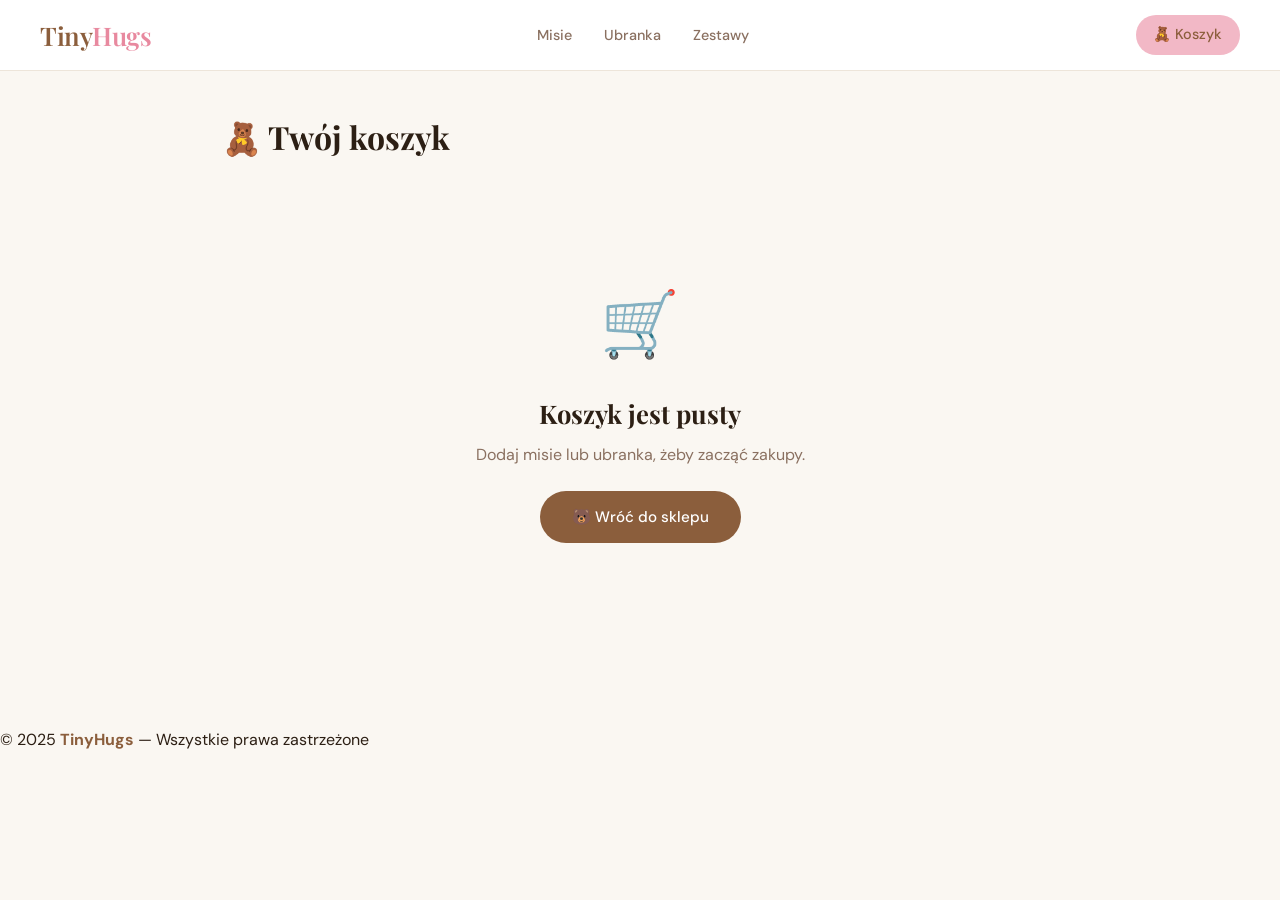
<file: cart.html>
<!DOCTYPE html>
<html lang="pl">
<head>
  <meta charset="UTF-8" />
  <meta name="viewport" content="width=device-width, initial-scale=1.0" />
  <title>Koszyk — TinyHugs</title>
  <link rel="stylesheet" href="style.css" />
  <style>
    /* === KOSZYK === */
    .cart-page {
      max-width: 900px;
      margin: 2.5rem auto;
      padding: 0 2rem 4rem;
    }

    .cart-page h1 {
      font-family: var(--font-display);
      font-size: 2rem;
      color: var(--text);
      margin-bottom: 2rem;
    }

    .cart-layout {
      display: grid;
      grid-template-columns: 1fr 320px;
      gap: 2rem;
      align-items: start;
    }

    /* === LISTA PRODUKTÓW === */
    .cart-items {
      display: flex;
      flex-direction: column;
      gap: 1rem;
    }

    .cart-item {
      background: var(--warm-white);
      border-radius: var(--radius);
      padding: 1.2rem;
      display: flex;
      gap: 1.2rem;
      align-items: center;
      box-shadow: 0 2px 10px var(--shadow);
    }

    .cart-item-img {
      width: 90px;
      height: 90px;
      border-radius: var(--radius-sm);
      overflow: hidden;
      background: var(--cream);
      flex-shrink: 0;
    }

    .cart-item-img img {
      width: 100%;
      height: 100%;
      object-fit: cover;
    }

    .cart-item-info {
      flex: 1;
    }

    .cart-item-name {
      font-family: var(--font-display);
      font-size: 1rem;
      color: var(--text);
    }

    .cart-item-variant {
      font-size: 0.85rem;
      color: var(--text-muted);
      margin-top: 0.2rem;
    }

    .cart-item-price {
      font-size: 1rem;
      font-weight: 600;
      color: var(--brown);
      margin-top: 0.4rem;
    }

    .cart-item-actions {
      display: flex;
      align-items: center;
      gap: 0.5rem;
      margin-top: 0.6rem;
    }

    .qty-btn {
      width: 30px;
      height: 30px;
      border-radius: 50%;
      background: var(--cream);
      border: 1.5px solid var(--border);
      font-size: 1rem;
      font-weight: 600;
      color: var(--brown);
      display: flex;
      align-items: center;
      justify-content: center;
      transition: background 0.2s;
    }

    .qty-btn:hover { background: var(--blush); border-color: var(--blush-dark); }

    .qty-value {
      font-size: 0.95rem;
      font-weight: 600;
      min-width: 24px;
      text-align: center;
    }

    .remove-btn {
      margin-left: auto;
      font-size: 0.8rem;
      color: var(--text-muted);
      padding: 0.3rem 0.7rem;
      border-radius: 50px;
      border: 1.5px solid var(--border);
      transition: all 0.2s;
    }

    .remove-btn:hover {
      background: #fff0f0;
      border-color: #e88;
      color: #c44;
    }

    /* === PODSUMOWANIE === */
    .cart-summary {
      background: var(--warm-white);
      border-radius: var(--radius);
      padding: 1.5rem;
      box-shadow: 0 2px 10px var(--shadow);
      position: sticky;
      top: 90px;
    }

    .cart-summary h2 {
      font-family: var(--font-display);
      font-size: 1.3rem;
      color: var(--text);
      margin-bottom: 1.2rem;
    }

    .summary-row {
      display: flex;
      justify-content: space-between;
      font-size: 0.9rem;
      color: var(--text-muted);
      margin-bottom: 0.6rem;
    }

    .summary-row.total {
      border-top: 1.5px solid var(--border);
      padding-top: 0.8rem;
      margin-top: 0.8rem;
      font-size: 1.1rem;
      font-weight: 600;
      color: var(--text);
    }

    .summary-row.total span:last-child {
      color: var(--brown);
    }

    .checkout-btn {
      display: block;
      width: 100%;
      background: var(--brown);
      color: #fff;
      padding: 0.9rem;
      border-radius: 50px;
      font-size: 1rem;
      font-weight: 600;
      text-align: center;
      margin-top: 1.2rem;
      transition: background 0.2s, transform 0.15s;
    }

    .checkout-btn:hover {
      background: var(--blush-dark);
      transform: translateY(-2px);
    }

    .continue-btn {
      display: block;
      text-align: center;
      margin-top: 0.8rem;
      font-size: 0.85rem;
      color: var(--text-muted);
      transition: color 0.2s;
    }

    .continue-btn:hover { color: var(--brown); }

    /* === PUSTY KOSZYK === */
    .empty-cart {
      text-align: center;
      padding: 5rem 2rem;
    }

    .empty-cart .emoji { font-size: 4rem; margin-bottom: 1rem; }

    .empty-cart h2 {
      font-family: var(--font-display);
      font-size: 1.6rem;
      color: var(--text);
      margin-bottom: 0.5rem;
    }

    .empty-cart p {
      color: var(--text-muted);
      margin-bottom: 1.5rem;
    }

    /* === RESPONSYWNOŚĆ === */
    @media (max-width: 768px) {
      .cart-page { padding: 0 1rem 3rem; }

      .cart-layout {
        grid-template-columns: 1fr;
      }

      .cart-summary { position: static; }
    }
  </style>
</head>
<body>

<!-- NAWIGACJA -->
<nav>
  <div class="nav-inner">
    <a href="index.html" class="nav-logo">Tiny<span>Hugs</span></a>
    <ul class="nav-links">
      <li><a href="index.html#misie">Misie</a></li>
      <li><a href="index.html#ubranka">Ubranka</a></li>
      <li><a href="index.html#zestawy">Zestawy</a></li>
    </ul>
    <div class="nav-actions">
      <a href="cart.html" class="cart-btn">
        🧸 Koszyk
        <span id="cart-badge">0</span>
      </a>
    </div>
  </div>
</nav>

<!-- KOSZYK -->
<main class="cart-page">
  <h1>🧸 Twój koszyk</h1>
  <div id="cart-root"></div>
</main>

<!-- FOOTER -->
<footer>
  <p>&copy; 2025 <strong>TinyHugs</strong> — Wszystkie prawa zastrzeżone</p>
</footer>

<script src="products.js"></script>
<script src="cart.js"></script>
<script>
  function renderCart() {
    const root = document.getElementById("cart-root");
    const cart = getCart();

    if (cart.length === 0) {
      root.innerHTML = `
        <div class="empty-cart">
          <div class="emoji">🛒</div>
          <h2>Koszyk jest pusty</h2>
          <p>Dodaj misie lub ubranka, żeby zacząć zakupy.</p>
          <a href="index.html" class="btn-primary">🐻 Wróć do sklepu</a>
        </div>`;
      return;
    }

    const total = getCartTotal();
    const count = getCartCount();
    const shipping = total >= 150 ? 0 : 14.99;
    const grandTotal = total + shipping;

    const itemsHTML = cart.map(item => {
      const p = getProductById(item.id);
      if (!p) return "";
      return `
        <div class="cart-item" id="item-${p.id}">
          <div class="cart-item-img">
            <img src="${p.image}" alt="${p.name} ${p.variant}" onerror="this.src='img/placeholder.jpg'"/>
          </div>
          <div class="cart-item-info">
            <div class="cart-item-name">${p.name}</div>
            <div class="cart-item-variant">
              <span class="color-dot" style="background:${p.color}"></span>
              ${p.variant}
            </div>
            <div class="cart-item-price">${p.price} zł / szt.</div>
            <div class="cart-item-actions">
              <button class="qty-btn" onclick="changeQty('${p.id}', -1)">−</button>
              <span class="qty-value" id="qty-${p.id}">${item.quantity}</span>
              <button class="qty-btn" onclick="changeQty('${p.id}', 1)">+</button>
              <button class="remove-btn" onclick="removeItem('${p.id}')">Usuń</button>
            </div>
          </div>
          <div style="font-weight:700;color:var(--brown);font-size:1.05rem;flex-shrink:0;">
            ${p.price * item.quantity} zł
          </div>
        </div>`;
    }).join("");

    root.innerHTML = `
      <div class="cart-layout">
        <div class="cart-items">${itemsHTML}</div>
        <div class="cart-summary">
          <h2>Podsumowanie</h2>
          <div class="summary-row">
            <span>Produkty (${count} szt.)</span>
            <span>${total.toFixed(2)} zł</span>
          </div>
          <div class="summary-row">
            <span>Dostawa</span>
            <span>${shipping === 0 ? '<span style="color:#4A7A4A">Darmowa 🎉</span>' : shipping.toFixed(2) + " zł"}</span>
          </div>
          ${shipping > 0 ? `<div style="font-size:0.78rem;color:var(--text-muted);margin-bottom:0.5rem;">Brakuje ${(150 - total).toFixed(2)} zł do darmowej dostawy</div>` : ""}
          <div class="summary-row total">
            <span>Razem</span>
            <span>${grandTotal.toFixed(2)} zł</span>
          </div>
          <a href="checkout.html" class="checkout-btn">Przejdź do kasy →</a>
          <a href="index.html" class="continue-btn">← Kontynuuj zakupy</a>
        </div>
      </div>`;
  }

  function changeQty(id, delta) {
    const cart = getCart();
    const item = cart.find(i => i.id === id);
    if (!item) return;
    const newQty = item.quantity + delta;
    if (newQty <= 0) {
      removeItem(id);
    } else {
      updateQuantity(id, newQty);
      renderCart();
    }
  }

  function removeItem(id) {
    removeFromCart(id);
    renderCart();
  }

  renderCart();
</script>
</body>
</html>
</file>
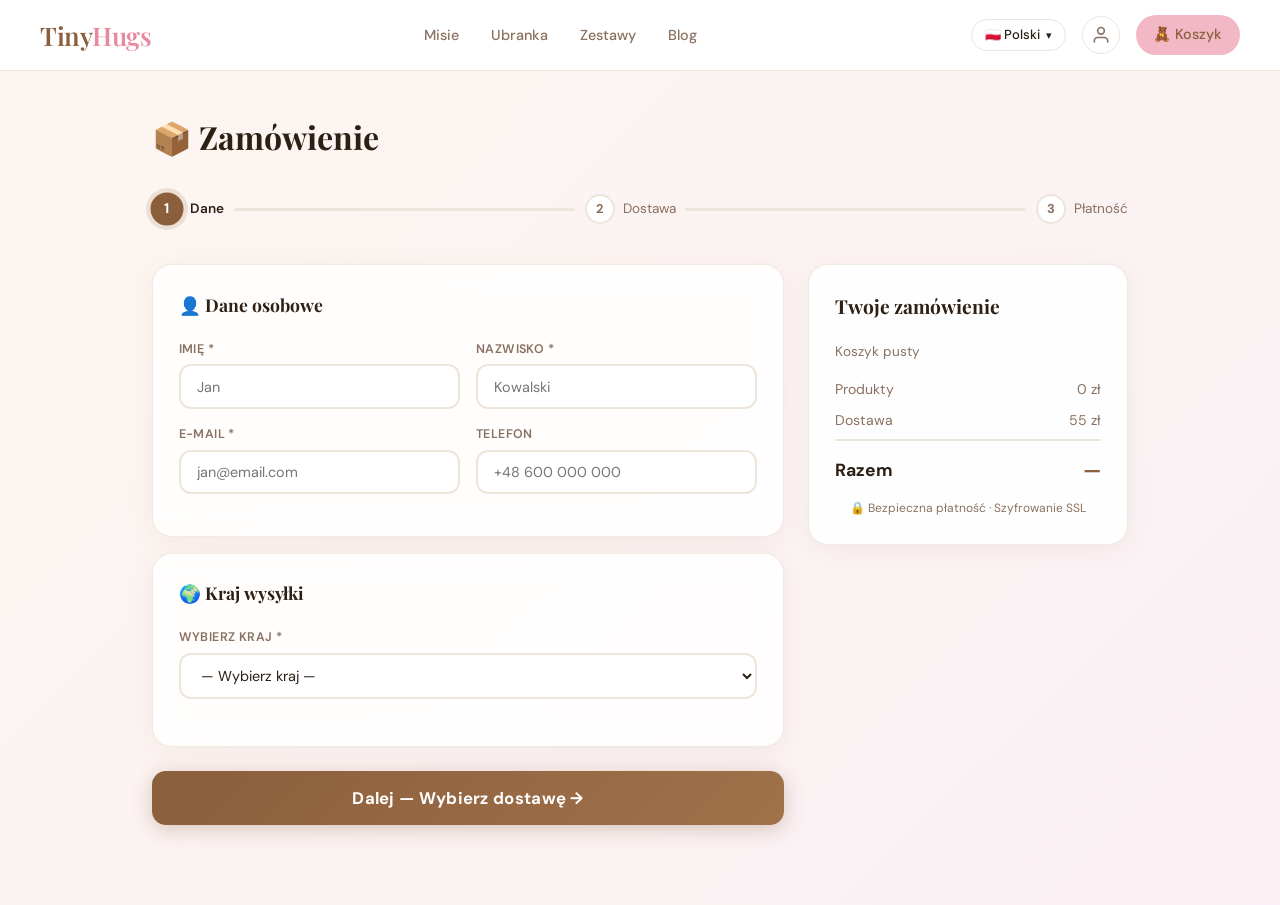
<file: checkout.html>
<!DOCTYPE html>
<html lang="pl">
<head>
  <meta charset="UTF-8"/>
  <meta name="viewport" content="width=device-width, initial-scale=1.0"/>
  <title>Zamówienie — TinyHugs</title>
  <link rel="stylesheet" href="style.css"/>
  
  <style>
    @keyframes fadeUp {
      from { opacity: 0; transform: translateY(24px); }
      to   { opacity: 1; transform: translateY(0); }
    }
    @keyframes fadeIn {
      from { opacity: 0; }
      to   { opacity: 1; }
    }
    @keyframes spin {
      to { transform: rotate(360deg); }
    }
    @keyframes pulse {
      0%,100% { transform: scale(1); }
      50%      { transform: scale(1.04); }
    }
    @keyframes slideRight {
      from { width: 0; }
    }

    body { background: linear-gradient(135deg, #FDF6F0 0%, #FAF0F5 100%); min-height: 100vh; }

    .co-page {
      max-width: 1040px;
      margin: 0 auto;
      padding: 2.5rem 2rem 5rem;
      animation: fadeIn 0.4s ease;
    }

    .co-page h1 {
      font-family: var(--font-display);
      font-size: 2rem;
      margin-bottom: 2rem;
      display: flex;
      align-items: center;
      gap: 0.6rem;
    }

    /* KROKI */
    .steps {
      display: flex;
      align-items: center;
      margin-bottom: 2.5rem;
      gap: 0;
    }
    .step {
      display: flex;
      align-items: center;
      gap: 0.5rem;
      font-size: 0.85rem;
      color: var(--text-muted);
      transition: color 0.3s;
      cursor: default;
    }
    .step-num {
      width: 30px; height: 30px;
      border-radius: 50%;
      border: 2px solid var(--border);
      display: flex; align-items: center; justify-content: center;
      font-size: 0.8rem; font-weight: 700;
      transition: all 0.35s cubic-bezier(.4,0,.2,1);
      background: var(--warm-white);
    }
    .step.active .step-num  { background: var(--brown); border-color: var(--brown); color: #fff; transform: scale(1.1); box-shadow: 0 0 0 4px rgba(139,94,60,0.15); }
    .step.active            { color: var(--text); font-weight: 600; }
    .step.done  .step-num   { background: #5aaa6a; border-color: #5aaa6a; color: #fff; }
    .step.done              { color: #5aaa6a; }
    .step-line {
      flex: 1;
      height: 3px;
      background: var(--border);
      border-radius: 2px;
      margin: 0 0.6rem;
      overflow: hidden;
      position: relative;
    }
    .step-line-fill {
      height: 100%;
      background: linear-gradient(90deg, var(--brown), var(--blush-dark));
      border-radius: 2px;
      width: 0;
      transition: width 0.5s cubic-bezier(.4,0,.2,1);
    }

    /* LAYOUT */
    .co-layout {
      display: grid;
      grid-template-columns: 1fr 320px;
      gap: 1.5rem;
      align-items: start;
    }

    /* PANEL */
    .co-panel {
      background: rgba(255,255,255,0.85);
      backdrop-filter: blur(12px);
      border: 1px solid rgba(237,229,218,0.8);
      border-radius: 20px;
      padding: 1.6rem;
      margin-bottom: 1rem;
      box-shadow: 0 4px 24px rgba(139,94,60,0.07);
      animation: fadeUp 0.4s ease both;
    }
    .co-panel:nth-child(2) { animation-delay: 0.08s; }
    .co-panel:nth-child(3) { animation-delay: 0.16s; }
    .co-panel:nth-child(4) { animation-delay: 0.24s; }

    .co-panel h2 {
      font-family: var(--font-display);
      font-size: 1.1rem;
      margin-bottom: 1.3rem;
      display: flex; align-items: center; gap: 0.5rem;
      color: var(--text);
    }

    /* FORMULARZ */
    .form-row { display: grid; grid-template-columns: 1fr 1fr; gap: 1rem; margin-bottom: 1rem; }
    .form-row.full { grid-template-columns: 1fr; }
    .form-group { display: flex; flex-direction: column; gap: 0.3rem; }
    .form-group label { font-size: 0.78rem; font-weight: 600; color: var(--text-muted); text-transform: uppercase; letter-spacing: 0.4px; }

    .form-group input,
    .form-group select {
      padding: 0.7rem 1rem;
      border: 2px solid var(--border);
      border-radius: 12px;
      font-size: 0.9rem;
      font-family: var(--font-body);
      color: var(--text);
      background: #fff;
      outline: none;
      transition: border-color 0.2s, box-shadow 0.2s, transform 0.15s;
    }
    .form-group input:focus,
    .form-group select:focus {
      border-color: var(--brown);
      box-shadow: 0 0 0 3px rgba(139,94,60,0.1);
      transform: translateY(-1px);
    }

    /* KRAJ */
    .free-badge {
      display: inline-flex; align-items: center; gap: 0.4rem;
      background: #edfaee; color: #3a8a4a;
      border: 1px solid #b8e8bc;
      border-radius: 50px;
      padding: 0.3rem 0.8rem;
      font-size: 0.8rem; font-weight: 600;
      margin-top: 0.5rem;
      animation: pulse 2s infinite;
    }
    .intl-badge {
      display: inline-flex; align-items: center; gap: 0.4rem;
      background: #fff8ee; color: #8B6020;
      border: 1px solid #f0d8a0;
      border-radius: 50px;
      padding: 0.3rem 0.8rem;
      font-size: 0.8rem; font-weight: 600;
      margin-top: 0.5rem;
    }

    /* METODY DOSTAWY */
    .shipping-methods { display: flex; flex-direction: column; gap: 0.7rem; }
    .shipping-method {
      display: flex; align-items: center; gap: 1rem;
      border: 2px solid var(--border);
      border-radius: 14px;
      padding: 1rem 1.1rem;
      cursor: pointer;
      transition: all 0.25s cubic-bezier(.4,0,.2,1);
      background: #fff;
      position: relative;
      overflow: hidden;
    }
    .shipping-method::before {
      content: '';
      position: absolute; inset: 0;
      background: linear-gradient(135deg, rgba(139,94,60,0.04), rgba(242,184,198,0.06));
      opacity: 0;
      transition: opacity 0.25s;
    }
    .shipping-method:hover { border-color: var(--brown-light); transform: translateY(-1px); box-shadow: 0 4px 16px rgba(139,94,60,0.1); }
    .shipping-method:hover::before { opacity: 1; }
    .shipping-method.selected { border-color: var(--brown); background: #FDF5EE; box-shadow: 0 4px 20px rgba(139,94,60,0.15); }
    .shipping-method.selected::before { opacity: 1; }

    .shipping-method input[type=radio] { display: none; }
    .radio-circle {
      width: 20px; height: 20px; border-radius: 50%;
      border: 2px solid var(--border);
      flex-shrink: 0;
      display: flex; align-items: center; justify-content: center;
      transition: all 0.2s;
    }
    .shipping-method.selected .radio-circle {
      border-color: var(--brown);
      background: var(--brown);
    }
    .radio-dot {
      width: 8px; height: 8px; border-radius: 50%;
      background: #fff;
      opacity: 0; transform: scale(0);
      transition: all 0.2s;
    }
    .shipping-method.selected .radio-dot { opacity: 1; transform: scale(1); }

    .shipping-logo { font-size: 1.6rem; flex-shrink: 0; }
    .shipping-info { flex: 1; }
    .shipping-name { font-weight: 700; font-size: 0.92rem; color: var(--text); }
    .shipping-desc { font-size: 0.78rem; color: var(--text-muted); margin-top: 0.15rem; }
    .shipping-price { font-weight: 700; font-size: 1rem; color: var(--brown); white-space: nowrap; }
    .shipping-free  { font-weight: 700; font-size: 0.9rem; color: #3a8a4a; white-space: nowrap; }

    /* MAPA */
    .paczkomat-section { margin-top: 1rem; overflow: hidden; }
    .paczkomat-search {
      display: flex; gap: 0.5rem; margin-bottom: 0.8rem;
    }
    .paczkomat-search input {
      flex: 1; padding: 0.6rem 1rem;
      border: 2px solid var(--border); border-radius: 12px;
      font-size: 0.88rem; font-family: var(--font-body);
      outline: none; transition: border-color 0.2s;
    }
    .paczkomat-search input:focus { border-color: var(--brown); }
    .paczkomat-search button {
      background: var(--brown); color: #fff;
      padding: 0.6rem 1.1rem; border-radius: 12px;
      font-size: 0.85rem; font-weight: 700;
      transition: all 0.2s;
    }
    .paczkomat-search button:hover { background: var(--blush-dark); transform: scale(1.02); }

    #paczkomat-map {
      width: 100%; height: 360px;
      border-radius: 14px;
      border: 2px solid var(--border);
      overflow: hidden;
    }
    .map-wrap { position: relative; }
    #map-loading {
      display: none;
      position: absolute; inset: 0;
      background: rgba(255,255,255,0.85);
      backdrop-filter: blur(4px);
      z-index: 999;
      align-items: center; justify-content: center;
      flex-direction: column; gap: 0.6rem;
      border-radius: 14px;
    }
    .spin-ring {
      width: 36px; height: 36px;
      border: 3px solid var(--border);
      border-top-color: var(--brown);
      border-radius: 50%;
      animation: spin 0.8s linear infinite;
    }

    .selected-paczkomat-box {
      display: flex; align-items: center; gap: 0.8rem;
      background: #edfaee;
      border: 2px solid #b8e8bc;
      border-radius: 14px;
      padding: 0.9rem 1.1rem;
      margin-top: 0.7rem;
      animation: fadeUp 0.3s ease;
    }
    .selected-paczkomat-box strong { color: #2e6b30; }
    .selected-paczkomat-box .change-btn {
      margin-left: auto; font-size: 0.8rem;
      color: var(--text-muted); text-decoration: underline;
      background: none; border: none; cursor: pointer;
    }

    /* PRZYCISK DALEJ */
    .next-btn {
      width: 100%; padding: 1rem;
      background: linear-gradient(135deg, var(--brown) 0%, #a0724a 100%);
      color: #fff;
      border: none; border-radius: 14px;
      font-size: 1.05rem; font-weight: 700;
      cursor: pointer;
      margin-top: 0.5rem;
      transition: all 0.25s;
      box-shadow: 0 4px 20px rgba(139,94,60,0.3);
      letter-spacing: 0.3px;
    }
    .next-btn:hover { transform: translateY(-2px); box-shadow: 0 8px 28px rgba(139,94,60,0.4); }
    .next-btn:active { transform: translateY(0); }

    /* PODSUMOWANIE */
    .co-summary {
      background: rgba(255,255,255,0.9);
      backdrop-filter: blur(12px);
      border: 1px solid rgba(237,229,218,0.8);
      border-radius: 20px;
      padding: 1.6rem;
      box-shadow: 0 4px 24px rgba(139,94,60,0.07);
      position: sticky;
      top: 90px;
      animation: fadeUp 0.4s ease 0.1s both;
    }
    .co-summary h2 { font-family: var(--font-display); font-size: 1.2rem; margin-bottom: 1.2rem; }

    .order-item {
      display: flex; gap: 0.8rem; align-items: center;
      margin-bottom: 0.8rem;
      padding-bottom: 0.8rem;
      border-bottom: 1px solid var(--border);
    }
    .order-item:last-of-type { border-bottom: none; }
    .order-item-img {
      width: 52px; height: 52px;
      border-radius: 10px; overflow: hidden;
      background: var(--cream); flex-shrink: 0;
    }
    .order-item-img img { width: 100%; height: 100%; object-fit: cover; }
    .order-item-name  { font-size: 0.85rem; font-weight: 600; }
    .order-item-var   { font-size: 0.75rem; color: var(--text-muted); }
    .order-item-price { margin-left: auto; font-weight: 700; color: var(--brown); white-space: nowrap; }

    .summary-row {
      display: flex; justify-content: space-between;
      font-size: 0.88rem; color: var(--text-muted);
      margin-bottom: 0.5rem;
    }
    .summary-row.total {
      font-size: 1.1rem; font-weight: 700;
      color: var(--text);
      border-top: 2px solid var(--border);
      padding-top: 0.8rem; margin-top: 0.5rem;
    }
    .summary-row.total span:last-child { color: var(--brown); }
    .secure-note { text-align: center; font-size: 0.75rem; color: var(--text-muted); margin-top: 0.8rem; }

    /* UKRYTE */
    .hidden { display: none !important; }

    /* POPUP LEAFLET */
    .leaflet-popup-content-wrapper { border-radius: 14px !important; font-family: var(--font-body) !important; box-shadow: 0 8px 32px rgba(0,0,0,0.15) !important; }
    .leaflet-popup-content { margin: 14px 16px !important; }
    .popup-id   { font-weight: 800; font-size: 0.88rem; color: var(--text); margin-bottom: 3px; }
    .popup-addr { font-size: 0.78rem; color: var(--text-muted); margin-bottom: 6px; line-height: 1.5; }
    .popup-hrs  { font-size: 0.72rem; color: #3a8a4a; font-weight: 700; margin-bottom: 8px; }
    .popup-btn  {
      width: 100%; padding: 7px 0;
      background: var(--brown); color: #fff;
      border: none; border-radius: 8px;
      font-size: 0.82rem; font-weight: 700; cursor: pointer;
      transition: background 0.2s;
    }
    .popup-btn:hover { background: var(--blush-dark); }

    @media (max-width: 768px) {
      .co-layout { grid-template-columns: 1fr; }
      .co-summary { position: static; }
      .form-row   { grid-template-columns: 1fr; }
      .co-page    { padding: 1rem 1rem 4rem; }
    }
  </style>
</head>
<body data-page="checkout">
<div id="nav-placeholder"></div>

<main class="co-page">
  <h1>📦 Zamówienie</h1>

  <!-- KROKI -->
  <div class="steps">
    <div class="step active" id="step-1"><span class="step-num">1</span> Dane</div>
    <div class="step-line"><div class="step-line-fill" id="line-1"></div></div>
    <div class="step" id="step-2"><span class="step-num">2</span> Dostawa</div>
    <div class="step-line"><div class="step-line-fill" id="line-2"></div></div>
    <div class="step" id="step-3"><span class="step-num">3</span> Płatność</div>
  </div>

  <div class="co-layout">
    <!-- LEWA KOLUMNA -->
    <div id="co-left">

      <!-- KROK 1: DANE -->
      <div id="section-data">
        <div class="co-panel">
          <h2>👤 Dane osobowe</h2>
          <div class="form-row">
            <div class="form-group"><label>Imię *</label><input type="text" id="fname" placeholder="Jan" autocomplete="given-name"/></div>
            <div class="form-group"><label>Nazwisko *</label><input type="text" id="lname" placeholder="Kowalski" autocomplete="family-name"/></div>
          </div>
          <div class="form-row">
            <div class="form-group"><label>E-mail *</label><input type="email" id="email" placeholder="jan@email.com" autocomplete="email"/></div>
            <div class="form-group"><label>Telefon</label><input type="tel" id="phone" placeholder="+48 600 000 000" autocomplete="tel"/></div>
          </div>
        </div>

        <div class="co-panel">
          <h2>🌍 Kraj wysyłki</h2>
          <div class="form-row full">
            <div class="form-group">
              <label>Wybierz kraj *</label>
              <select id="country" onchange="onCountryChange()">
                <option value="">— Wybierz kraj —</option>
                <option value="PL">🇵🇱 Polska</option>
                <option value="DE">🇩🇪 Niemcy</option>
                <option value="FR">🇫🇷 Francja</option>
                <option value="GB">🇬🇧 Wielka Brytania</option>
                <option value="CZ">🇨🇿 Czechy</option>
                <option value="SK">🇸🇰 Słowacja</option>
                <option value="AT">🇦🇹 Austria</option>
                <option value="NL">🇳🇱 Holandia</option>
                <option value="BE">🇧🇪 Belgia</option>
                <option value="IT">🇮🇹 Włochy</option>
                <option value="ES">🇪🇸 Hiszpania</option>
                <option value="SE">🇸🇪 Szwecja</option>
                <option value="NO">🇳🇴 Norwegia</option>
                <option value="DK">🇩🇰 Dania</option>
                <option value="FI">🇫🇮 Finlandia</option>
                <option value="HU">🇭🇺 Węgry</option>
                <option value="RO">🇷🇴 Rumunia</option>
                <option value="UA">🇺🇦 Ukraina</option>
                <option value="OTHER">🌍 Inne</option>
              </select>
              <div id="country-badge"></div>
            </div>
          </div>

          <!-- Adres PL -->
          <div id="addr-pl" class="hidden" style="margin-top:1rem;">
            <div class="form-row full">
              <div class="form-group"><label>Ulica i numer *</label><input type="text" id="street" placeholder="ul. Kwiatowa 5/3" autocomplete="street-address"/></div>
            </div>
            <div class="form-row">
              <div class="form-group"><label>Kod pocztowy *</label><input type="text" id="zip" placeholder="00-000" maxlength="6"/></div>
              <div class="form-group"><label>Miasto *</label><input type="text" id="city" placeholder="Warszawa" autocomplete="address-level2"/></div>
            </div>
          </div>

          <!-- Adres zagranica -->
          <div id="addr-intl" class="hidden" style="margin-top:1rem;">
            <div class="form-row full">
              <div class="form-group"><label>Pełny adres *</label><input type="text" id="addr-full" placeholder="Street, City, ZIP, Country" autocomplete="street-address"/></div>
            </div>
          </div>
        </div>

        <button class="next-btn" onclick="goToShipping()">Dalej — Wybierz dostawę →</button>
      </div>

      <!-- KROK 2: DOSTAWA (ukryty na start) -->
      <div id="section-shipping" class="hidden">
        <div class="co-panel">
          <h2>🚚 Metoda dostawy</h2>
          <div class="shipping-methods" id="shipping-methods-list"></div>

          <!-- MAPA PACZKOMATÓW -->
          <div id="paczkomat-section" class="paczkomat-section hidden">
            <div id="selected-paczkomat-display"></div>
            <div id="paczkomat-map-wrapper">
            </div>
          </div>
        </div>

        <button class="next-btn" onclick="goToPayment()">Dalej — Przejdź do płatności →</button>
      </div>

      <!-- KROK 3: PŁATNOŚĆ (ukryty na start) -->
      <div id="section-payment" class="hidden">
        <div class="co-panel">
          <h2>💳 Metoda płatności</h2>
          <div class="shipping-methods">
            <label class="shipping-method selected" onclick="selectPayment(this)">
              <input type="radio" name="payment" value="blik" checked/>
              <div class="radio-circle"><div class="radio-dot"></div></div>
              <span class="shipping-logo">📱</span>
              <div class="shipping-info">
                <div class="shipping-name">BLIK</div>
                <div class="shipping-desc">Płatność jednorazowym kodem BLIK</div>
              </div>
            </label>
            <label class="shipping-method" onclick="selectPayment(this)">
              <input type="radio" name="payment" value="card"/>
              <div class="radio-circle"><div class="radio-dot"></div></div>
              <span class="shipping-logo">💳</span>
              <div class="shipping-info">
                <div class="shipping-name">Karta płatnicza</div>
                <div class="shipping-desc">Visa, Mastercard — obsługa przez Stripe</div>
              </div>
            </label>
            <label class="shipping-method" onclick="selectPayment(this)">
              <input type="radio" name="payment" value="transfer"/>
              <div class="radio-circle"><div class="radio-dot"></div></div>
              <span class="shipping-logo">🏦</span>
              <div class="shipping-info">
                <div class="shipping-name">Przelew bankowy</div>
                <div class="shipping-desc">Dane do przelewu otrzymasz w e-mailu</div>
              </div>
            </label>
          </div>
        </div>
        <button class="next-btn" onclick="placeOrder()" style="background:linear-gradient(135deg,#3a8a4a,#5aaa6a);box-shadow:0 4px 20px rgba(58,138,74,0.35);">
          ✅ Złóż zamówienie
        </button>
      </div>

    </div>

    <!-- PODSUMOWANIE -->
    <div class="co-summary">
      <h2>Twoje zamówienie</h2>
      <div id="order-items-list"></div>
      <div class="summary-row"><span>Produkty</span><span id="sum-products">—</span></div>
      <div class="summary-row"><span>Dostawa</span><span id="sum-shipping">—</span></div>
      <div class="summary-row total"><span>Razem</span><span id="sum-total">—</span></div>
      <div class="secure-note">🔒 Bezpieczna płatność · Szyfrowanie SSL</div>
    </div>
  </div>
</main>


<script src="paczkomaty.js"></script>
<script src="i18n.js"></script>
<script src="nav.js"></script>
<script src="products.js"></script>
<script src="cart.js"></script>
<script>
renderNav("");

// ===== STAN =====
let currentStep = 1;
let selectedShippingId = null;
let selectedShippingCost = 0;
let selectedPaczkomat = null;

// ===== KROKI =====
function setStep(n) {
  currentStep = n;
  [1,2,3].forEach(i => {
    const s = document.getElementById("step-" + i);
    s.classList.remove("active","done");
    if (i < n)  s.classList.add("done");
    if (i === n) s.classList.add("active");
    // Wypełnij linie
    const line = document.getElementById("line-" + i);
    if (line) line.style.width = i < n ? "100%" : "0";
  });
}

// ===== ZMIANA KRAJU =====
function onCountryChange() {
  const country = document.getElementById("country").value;
  const badge   = document.getElementById("country-badge");
  const addrPl  = document.getElementById("addr-pl");
  const addrIn  = document.getElementById("addr-intl");

  addrPl.classList.add("hidden");
  addrIn.classList.add("hidden");
  badge.innerHTML = "";

  if (!country) return;

  if (country === "PL") {
    addrPl.classList.remove("hidden");
    badge.innerHTML = `<span class="free-badge">✅ Darmowa dostawa od 119 zł!</span>`;
  } else {
    addrIn.classList.remove("hidden");
    const cost = getIntlCost(country);
    badge.innerHTML = `<span class="intl-badge">🌍 Dostawa zagraniczna: ${formatPrice(cost)}</span>`;
  }
  renderSummary();
}

function getIntlCost(c) {
  const eu = ["DE","FR","GB","CZ","SK","AT","NL","BE","IT","ES","SE","NO","DK","FI","HU","RO"];
  return eu.includes(c) ? 35 : 55;
}

// ===== PRZEJŚCIE DO DOSTAWY =====
function goToShipping() {
  const fname   = document.getElementById("fname").value.trim();
  const email   = document.getElementById("email").value.trim();
  const country = document.getElementById("country").value;

  if (!fname)   { shake("fname");  return; }
  if (!email)   { shake("email");  return; }
  if (!country) { shake("country"); return; }

  document.getElementById("section-data").classList.add("hidden");

  if (country === "PL") {
    document.getElementById("section-shipping").classList.remove("hidden");
    renderShippingPL();
  } else {
    // Zagranica - od razu do płatności
    selectedShippingCost = getIntlCost(country);
    document.getElementById("section-payment").classList.remove("hidden");
    setStep(3);
  }

  setStep(country === "PL" ? 2 : 3);
  renderSummary();
  window.scrollTo({ top: 0, behavior: "smooth" });
}

function shake(id) {
  const el = document.getElementById(id);
  el.style.animation = "none";
  el.offsetHeight;
  el.style.animation = "shake 0.4s ease";
  el.style.borderColor = "#e05555";
  setTimeout(() => { el.style.borderColor = ""; el.style.animation = ""; }, 1500);
}

// ===== DOSTAWA PL =====
const SHIPPING_OPTIONS = [
  { id: "inpost-paczkomat", logo: "📦", name: "InPost Paczkomat", desc: "Odbiór 24/7 · 1-2 dni robocze", cost: 12.99, paczkomat: true },
  { id: "inpost-kurier",    logo: "🟡", name: "InPost Kurier",    desc: "Pod drzwi · 1-2 dni robocze",  cost: 14.99 },
  { id: "dpd",              logo: "🔴", name: "DPD Kurier",       desc: "Pod drzwi · 1-3 dni robocze",  cost: 15.99 },
  { id: "dhl",              logo: "🟠", name: "DHL Kurier",       desc: "Pod drzwi · 1-2 dni robocze",  cost: 16.99 },
];

function renderShippingPL() {
  const total = getCartTotal();
  const free  = total >= 119;
  const list  = document.getElementById("shipping-methods-list");

  list.innerHTML = SHIPPING_OPTIONS.map((o,i) => `
    <label class="shipping-method" data-id="${o.id}" data-cost="${o.cost}"
           style="animation:fadeUp 0.3s ease ${i*0.07}s both"
           onclick="selectShipping(this, ${!!o.paczkomat})">
      <input type="radio" name="shipping" value="${o.id}"/>
      <div class="radio-circle"><div class="radio-dot"></div></div>
      <span class="shipping-logo">${o.logo}</span>
      <div class="shipping-info">
        <div class="shipping-name">${o.name}</div>
        <div class="shipping-desc">${o.desc}</div>
      </div>
      <span class="${free ? 'shipping-free' : 'shipping-price'}">${free ? 'Darmowa 🎉' : o.cost.toFixed(2) + ' zł'}</span>
    </label>`).join("");
}

function selectShipping(el, hasPaczkomat) {
  document.querySelectorAll(".shipping-method").forEach(m => m.classList.remove("selected"));
  el.classList.add("selected");
  selectedShippingId   = el.dataset.id;
  selectedShippingCost = getCartTotal() >= 119 ? 0 : parseFloat(el.dataset.cost);

  const ps = document.getElementById("paczkomat-section");
  if (hasPaczkomat) {
    ps.classList.remove("hidden");
    initMap();
  } else {
    ps.classList.add("hidden");
    selectedPaczkomat = null;
  }
  renderSummary();
}

function goToPayment() {
  if (!selectedShippingId) { alert("Wybierz metodę dostawy."); return; }
  if (selectedShippingId === "inpost-paczkomat" && !selectedPaczkomat) {
    alert("Wybierz paczkomat z mapy."); return;
  }
  document.getElementById("section-shipping").classList.add("hidden");
  document.getElementById("section-payment").classList.remove("hidden");
  setStep(3);
  renderSummary();
  window.scrollTo({ top: 0, behavior: "smooth" });
}

function selectPayment(el) {
  document.querySelectorAll(".shipping-method").forEach(m => m.classList.remove("selected"));
  el.classList.add("selected");
}

function placeOrder() {
  alert("✅ Zamówienie złożone! Zaraz zintegrujemy płatność Stripe.");
}

// ===== MAPA PACZKOMATÓW (Leaflet + InPost API) =====
let mapInited = false;
let leafletMap = null;
let markersCluster = null;

function initMap() {
  if (mapInited) return;
  mapInited = true;

  const wrapper = document.getElementById("paczkomat-map-wrapper");
  wrapper.innerHTML = `
    <div style="margin:0.8rem 0 0.6rem;display:flex;gap:0.5rem;">
      <input id="pm-search" type="text" placeholder="Wpisz miasto np. Warszawa, Ustka..."
        style="flex:1;padding:0.6rem 1rem;border:2px solid var(--border);border-radius:12px;font-size:0.88rem;font-family:var(--font-body);outline:none;"/>
      <button onclick="searchCity()"
        style="background:var(--brown);color:#fff;padding:0.6rem 1rem;border-radius:12px;font-size:0.85rem;font-weight:700;border:none;cursor:pointer;">
        🔍 Szukaj
      </button>
    </div>
    <div id="pm-map" style="width:100%;height:400px;border-radius:14px;border:2px solid var(--border);overflow:hidden;"></div>
    <div id="pm-status" style="text-align:center;font-size:0.82rem;color:var(--text-muted);margin-top:0.5rem;"></div>
  `;

  // Załaduj Leaflet
  const css = document.createElement("link");
  css.rel = "stylesheet";
  css.href = "https://cdnjs.cloudflare.com/ajax/libs/leaflet/1.9.4/leaflet.min.css";
  document.head.appendChild(css);

  const js = document.createElement("script");
  js.src = "https://cdnjs.cloudflare.com/ajax/libs/leaflet/1.9.4/leaflet.min.js";
  js.onload = () => startMap();
  document.head.appendChild(js);
}

function startMap() {
  leafletMap = L.map("pm-map").setView([52.0, 19.5], 6);
  L.tileLayer("https://{s}.tile.openstreetmap.org/{z}/{x}/{y}.png", {
    attribution: "© OpenStreetMap", maxZoom: 19
  }).addTo(leafletMap);

  // Użyj wbudowanych danych z paczkomaty.js
  if (typeof PACZKOMATY_PL !== "undefined" && PACZKOMATY_PL.length > 0) {
    addMarkers(PACZKOMATY_PL.map(p => ({
      name: p.name,
      location: { latitude: p.lat, longitude: p.lng },
      address: { line1: p.address, line2: p.city }
    })));
    document.getElementById("pm-status").textContent = "✅ " + PACZKOMATY_PL.length + " paczkomatów załadowanych";
  } else {
    document.getElementById("pm-status").textContent = "⚠️ Błąd ładowania danych";
  }
}

function addMarkers(items) {
  const icon = L.divIcon({
    className: "",
    html: `<div style="background:#E8899F;width:12px;height:12px;border-radius:50%;border:2px solid #fff;box-shadow:0 1px 4px rgba(0,0,0,0.4);"></div>`,
    iconSize: [12,12], iconAnchor: [6,6], popupAnchor: [0,-8]
  });

  items.forEach(p => {
    const lat  = p.location?.latitude;
    const lng  = p.location?.longitude;
    const name = p.name || "";
    const str  = p.address?.line1 || "";
    const city = p.address?.line2 || "";
    if (!lat || !lng) return;

    const marker = L.marker([lat, lng], { icon });
    marker.bindPopup(`
      <div style="font-family:sans-serif;min-width:160px;">
        <div style="font-weight:800;font-size:0.9rem;margin-bottom:3px;">📦 ${name}</div>
        <div style="font-size:0.78rem;color:#888;margin-bottom:4px;line-height:1.4;">${str}<br/>${city}</div>
        <div style="font-size:0.72rem;color:#3a8a4a;font-weight:700;margin-bottom:6px;">✅ Czynny 24/7</div>
        <button onclick="selectPaczkomat('${name}','${str.replace(/'/g,"\'")}','${city.replace(/'/g,"\'")}');leafletMap.closePopup();"
          style="width:100%;padding:6px;background:#8B5E3C;color:#fff;border:none;border-radius:8px;cursor:pointer;font-size:0.82rem;font-weight:700;">
          Wybierz ten paczkomat
        </button>
      </div>`, { maxWidth: 220 });
    marker.addTo(leafletMap);
  });
}

function searchCity() {
  const q = document.getElementById("pm-search")?.value?.trim();
  if (!q || !leafletMap) return;
  fetch(`https://nominatim.openstreetmap.org/search?q=${encodeURIComponent(q + ", Polska")}&format=json&limit=1`)
    .then(r => r.json())
    .then(res => {
      if (res.length) {
        leafletMap.setView([+res[0].lat, +res[0].lon], 14);
      } else {
        alert("Nie znaleziono miejscowości: " + q);
      }
    });
}

function searchPaczkomat() { searchCity(); }

// ===== PODSUMOWANIE =====
function renderSummary() {
  const cart    = getCart();
  const total   = getCartTotal();
  const country = document.getElementById("country")?.value || "";
  const free    = country === "PL" && total >= 119;
  const ship    = free ? 0 : (country === "PL" ? selectedShippingCost : getIntlCost(country));

  document.getElementById("order-items-list").innerHTML = cart.map(item => {
    const p = getProductById(item.id);
    if (!p) return "";
    return `<div class="order-item">
      <div class="order-item-img"><img src="${p.image}" onerror="this.onerror=null;this.src='data:image/svg+xml,%3Csvg xmlns=\'http://www.w3.org/2000/svg\' width=\'200\' height=\'200\'%3E%3Crect width=\'200\' height=\'200\' fill=\'%23F2D5DF\'/%3E%3Ctext x=\'50%25\' y=\'50%25\' dominant-baseline=\'middle\' text-anchor=\'middle\' font-size=\'40\'%3E🧸%3C/text%3E%3C/svg%3E'"/></div>
      <div style="flex:1">
        <div class="order-item-name">${p.name} ${p.variant}</div>
        <div class="order-item-var">x${item.quantity}</div>
      </div>
      <div class="order-item-price">${formatPrice(p.price * item.quantity)}</div>
    </div>`;
  }).join("") || `<p style="font-size:0.85rem;color:var(--text-muted);margin-bottom:1rem;">Koszyk pusty</p>`;

  document.getElementById("sum-products").textContent = formatPrice(total);
  document.getElementById("sum-shipping").innerHTML   = ship === 0 && country
    ? '<span style="color:#3a8a4a;font-weight:700;">Darmowa 🎉</span>'
    : (ship ? formatPrice(ship) : "—");
  document.getElementById("sum-total").textContent = total ? formatPrice(total + ship) : "—";
}




// ===== FALLBACK PACZKOMATY (Leaflet backup) =====
const FALLBACK_PACZKOMATY = [
  {name:"WAW001",lat:52.2297,lng:21.0122,address:"ul. Marszałkowska 10",city:"Warszawa"},
  {name:"WAW002",lat:52.1959,lng:21.0150,address:"ul. Puławska 45",city:"Warszawa"},
  {name:"WAW003",lat:52.2255,lng:21.0049,address:"al. Jerozolimskie 100",city:"Warszawa"},
  {name:"WAW004",lat:52.2520,lng:21.0440,address:"ul. Targowa 60",city:"Warszawa"},
  {name:"KRK001",lat:50.0647,lng:19.9450,address:"ul. Floriańska 8",city:"Kraków"},
  {name:"KRK002",lat:50.0573,lng:19.9437,address:"ul. Kazimierza W. 20",city:"Kraków"},
  {name:"GDA001",lat:54.3520,lng:18.6466,address:"ul. Długa 12",city:"Gdańsk"},
  {name:"GDA002",lat:54.3735,lng:18.6180,address:"ul. Grunwaldzka 56",city:"Gdańsk"},
  {name:"GDY001",lat:54.5189,lng:18.5305,address:"ul. Świętojańska 30",city:"Gdynia"},
  {name:"WRO001",lat:51.1079,lng:17.0385,address:"ul. Świdnicka 30",city:"Wrocław"},
  {name:"WRO002",lat:51.1100,lng:17.0345,address:"ul. Oławska 10",city:"Wrocław"},
  {name:"POZ001",lat:52.4064,lng:16.9252,address:"ul. Półwiejska 40",city:"Poznań"},
  {name:"POZ002",lat:52.4082,lng:16.9336,address:"ul. Roosevelta 6",city:"Poznań"},
  {name:"LDZ001",lat:51.7592,lng:19.4560,address:"ul. Piotrkowska 100",city:"Łódź"},
  {name:"KAT001",lat:50.2649,lng:19.0238,address:"ul. 3 Maja 7",city:"Katowice"},
  {name:"KAT002",lat:50.2580,lng:19.0199,address:"ul. Mariacka 1",city:"Katowice"},
  {name:"SZC001",lat:53.4285,lng:14.5528,address:"ul. Wojska Polskiego 5",city:"Szczecin"},
  {name:"BIA001",lat:53.1325,lng:23.1688,address:"ul. Lipowa 20",city:"Białystok"},
  {name:"LUB001",lat:51.2465,lng:22.5684,address:"ul. Krakowskie Przedm. 3",city:"Lublin"},
  {name:"RZE001",lat:50.0412,lng:21.9991,address:"ul. 3 Maja 12",city:"Rzeszów"},
  {name:"OLS001",lat:53.7784,lng:20.4801,address:"ul. Staromiejska 1",city:"Olsztyn"},
  {name:"SLU001",lat:54.4641,lng:17.0286,address:"ul. Wojska Polskiego 4",city:"Słupsk"},
  {name:"UST001",lat:54.5804,lng:16.8619,address:"ul. Marynarki Polskiej 5",city:"Ustka"},
  {name:"TOR001",lat:53.0138,lng:18.5984,address:"ul. Szeroka 15",city:"Toruń"},
  {name:"BYD001",lat:53.1235,lng:18.0084,address:"ul. Dworcowa 50",city:"Bydgoszcz"},
  {name:"KIE001",lat:50.8661,lng:20.6286,address:"ul. Sienkiewicza 25",city:"Kielce"},
  {name:"CZE001",lat:50.8118,lng:19.1203,address:"ul. NMP 10",city:"Częstochowa"},
  {name:"RAD001",lat:51.4027,lng:21.1471,address:"ul. Żeromskiego 5",city:"Radom"},
  {name:"ZIE001",lat:51.9356,lng:15.5062,address:"ul. Kupiecka 10",city:"Zielona Góra"},
  {name:"OPO001",lat:50.6751,lng:17.9213,address:"ul. Krakowska 40",city:"Opole"},
  {name:"ELB001",lat:54.1522,lng:19.4025,address:"ul. Traugutta 5",city:"Elbląg"},
  {name:"PLO001",lat:52.5463,lng:19.7028,address:"ul. Tumska 10",city:"Płock"},
  {name:"LEG001",lat:51.2070,lng:16.1619,address:"ul. Złotoryjska 10",city:"Legnica"},
  {name:"KAL001",lat:51.7614,lng:18.0910,address:"ul. Główna 3",city:"Kalisz"},
  {name:"PIL001",lat:53.1503,lng:16.7381,address:"ul. Śródmiejska 10",city:"Piła"},
];

// Animacja shake dla błędów
const shakeCSS = document.createElement("style");
shakeCSS.textContent = `@keyframes shake{0%,100%{transform:translateX(0)}20%,60%{transform:translateX(-6px)}40%,80%{transform:translateX(6px)}}`;
document.head.appendChild(shakeCSS);

// Init
renderSummary();
updateCartIcon();
</script>
</body>
</html>
</file>
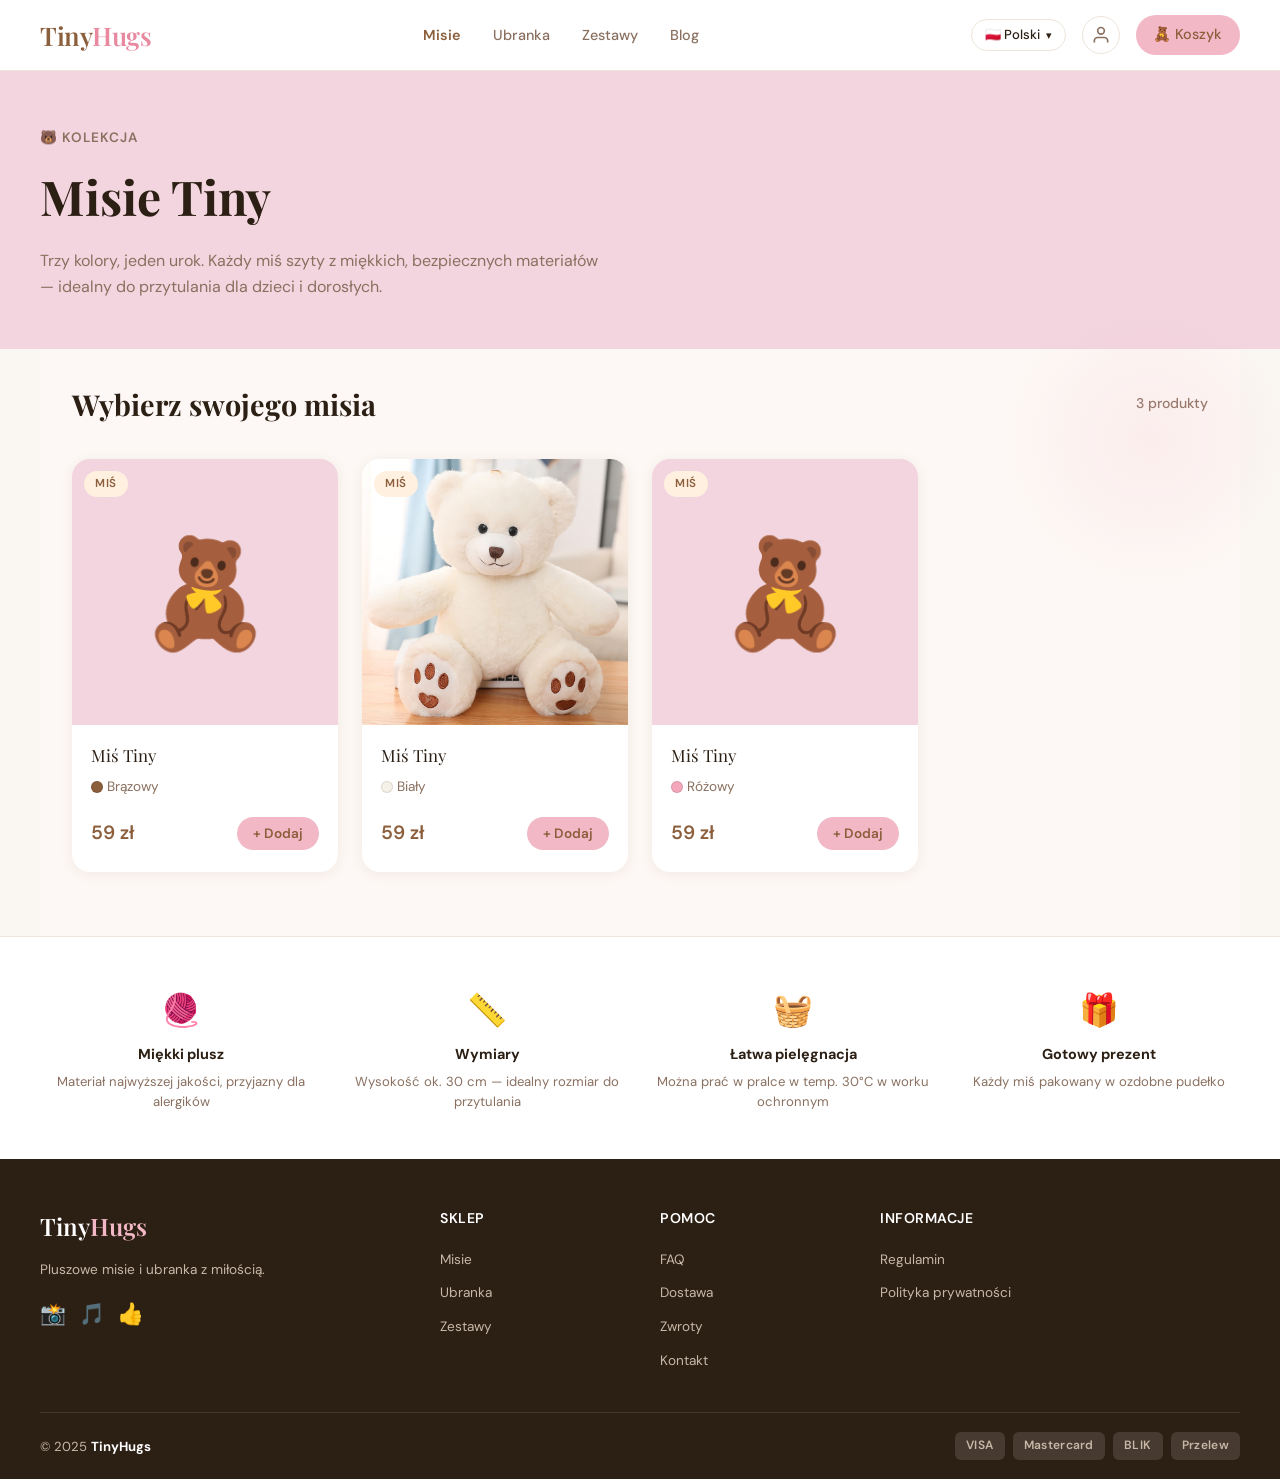
<file: misie.html>
<!DOCTYPE html>
<html lang="pl">
<head>
  <meta charset="UTF-8" />
  <meta name="viewport" content="width=device-width, initial-scale=1.0" />
  <title>Misie — TinyHugs</title>
  <meta name="description" content="Pluszowe misie Tiny w trzech kolorach. Miękkie, starannie wykonane, gotowe do przytulania." />
  <link rel="stylesheet" href="style.css" />
</head>
<body data-page="misie">
<div id="nav-placeholder"></div>

<section class="category-hero" style="--cat-color:#F2D5DF;">
  <div class="category-hero-inner">
    <div class="category-hero-text">
      <span class="category-eyebrow">🐻 Kolekcja</span>
      <h1>Misie Tiny</h1>
      <p>Trzy kolory, jeden urok. Każdy miś szyty z miękkich, bezpiecznych materiałów — idealny do przytulania dla dzieci i dorosłych.</p>
    </div>
  </div>
</section>

<section class="products-section">
  <div class="section-header">
    <h2 class="section-title">Wybierz swojego misia</h2>
    <span class="product-count" id="product-count"></span>
  </div>
  <div class="product-grid" id="product-grid"></div>
</section>

<section class="category-info">
  <div class="category-info-inner">
    <div class="category-info-item">
      <span>🧶</span>
      <strong>Miękki plusz</strong>
      <p>Materiał najwyższej jakości, przyjazny dla alergików</p>
    </div>
    <div class="category-info-item">
      <span>📏</span>
      <strong>Wymiary</strong>
      <p>Wysokość ok. 30 cm — idealny rozmiar do przytulania</p>
    </div>
    <div class="category-info-item">
      <span>🧺</span>
      <strong>Łatwa pielęgnacja</strong>
      <p>Można prać w pralce w temp. 30°C w worku ochronnym</p>
    </div>
    <div class="category-info-item">
      <span>🎁</span>
      <strong>Gotowy prezent</strong>
      <p>Każdy miś pakowany w ozdobne pudełko</p>
    </div>
  </div>
</section>

<footer class="footer-full">
  <div class="footer-inner">
    <div class="footer-col">
      <div class="footer-logo">Tiny<span>Hugs</span></div>
      <p class="footer-desc">Pluszowe misie i ubranka z miłością.</p>
      <div class="footer-social"><a href="#">📸</a><a href="#">🎵</a><a href="#">👍</a></div>
    </div>
    <div class="footer-col">
      <h4>Sklep</h4>
      <ul>
        <li><a href="misie.html">Misie</a></li>
        <li><a href="ubranka.html">Ubranka</a></li>
        <li><a href="zestawy.html">Zestawy</a></li>
      </ul>
    </div>
    <div class="footer-col">
      <h4>Pomoc</h4>
      <ul>
        <li><a href="faq.html">FAQ</a></li>
        <li><a href="dostawa.html">Dostawa</a></li>
        <li><a href="zwroty.html">Zwroty</a></li>
        <li><a href="kontakt.html">Kontakt</a></li>
      </ul>
    </div>
    <div class="footer-col">
      <h4>Informacje</h4>
      <ul>
        <li><a href="regulamin.html">Regulamin</a></li>
        <li><a href="polityka.html">Polityka prywatności</a></li>
      </ul>
    </div>
  </div>
  <div class="footer-bottom">
    <span>&copy; 2025 <strong>TinyHugs</strong></span>
    <div class="footer-payments">
      <span class="pay-badge">VISA</span>
      <span class="pay-badge">Mastercard</span>
      <span class="pay-badge">BLIK</span>
      <span class="pay-badge">Przelew</span>
    </div>
  </div>
</footer>

<script src="i18n.js"></script>
<script src="nav.js"></script>
<script src="products.js"></script>
<script src="cart.js"></script>
<script>
// === KOSZYK ===
function addToCart(id) {
  const KEY = "tinyhugs_cart";
  const cart = JSON.parse(localStorage.getItem(KEY) || "[]");
  const item = cart.find(i => i.id === id);
  if (item) item.quantity++;
  else cart.push({ id, quantity: 1 });
  localStorage.setItem(KEY, JSON.stringify(cart));
  const badge = document.getElementById("cart-badge");
  if (badge) {
    const count = cart.reduce((s, i) => s + i.quantity, 0);
    badge.textContent = count;
    badge.style.display = count > 0 ? "flex" : "none";
  }
  const p = (typeof getProductById === "function") ? getProductById(id) : null;
  if (p) {
    let toast = document.getElementById("cart-toast");
    if (!toast) { toast = document.createElement("div"); toast.id = "cart-toast"; document.body.appendChild(toast); }
    toast.textContent = "🧸 " + p.name + " " + p.variant + " dodano!";
    toast.classList.add("show");
    clearTimeout(toast._t);
    toast._t = setTimeout(() => toast.classList.remove("show"), 2500);
  }
}

function renderProducts() {
  const grid = document.getElementById("product-grid");
  const countEl = document.getElementById("product-count");
  if (!grid) return;
  const filtered = products.filter(p => p.category === "mis");
  if (countEl) countEl.textContent = filtered.length + " produkty";

  grid.innerHTML = filtered.map(p => `
    <div class="product-card">
      <div class="product-card-img">
        <img src="${p.image}" alt="${p.name} ${p.variant}" onerror="this.onerror=null;this.src='data:image/svg+xml,%3Csvg xmlns=\'http://www.w3.org/2000/svg\' width=\'200\' height=\'200\'%3E%3Crect width=\'200\' height=\'200\' fill=\'%23F2D5DF\'/%3E%3Ctext x=\'50%25\' y=\'50%25\' dominant-baseline=\'middle\' text-anchor=\'middle\' font-size=\'40\'%3E🧸%3C/text%3E%3C/svg%3E'"/>
        <span class="product-card-badge badge-mis">${t("bear")}</span>
      </div>
      <div class="product-card-body">
        <div class="product-card-name">${p.name}</div>
        <div class="product-card-variant">
          <span class="color-dot" style="background:${p.color}"></span>${p.variant}
        </div>
        ${p.includes ? `<div class="product-card-includes">${p.includes.join(" + ")}</div>` : ""}
        <div class="product-card-footer">
          <span class="product-card-price">${formatPrice(p.price)}</span>
          <button class="add-to-cart-btn" data-add-id="${p.id}">${t("add")}</button>
        </div>
      </div>
    </div>`).join("");
}

document.addEventListener("DOMContentLoaded", () => {
  renderProducts();
  renderNav("misie");

  document.getElementById("product-grid").addEventListener("click", (e) => {
    const btn = e.target.closest("[data-add-id]");
    if (!btn) return;
    addToCart(btn.dataset.addId);
    const orig = btn.textContent;
    btn.textContent = "✓ Dodano";
    btn.classList.add("added");
    setTimeout(() => { btn.textContent = orig; btn.classList.remove("added"); }, 1400);
  });
});
</script>
</body>
</file>
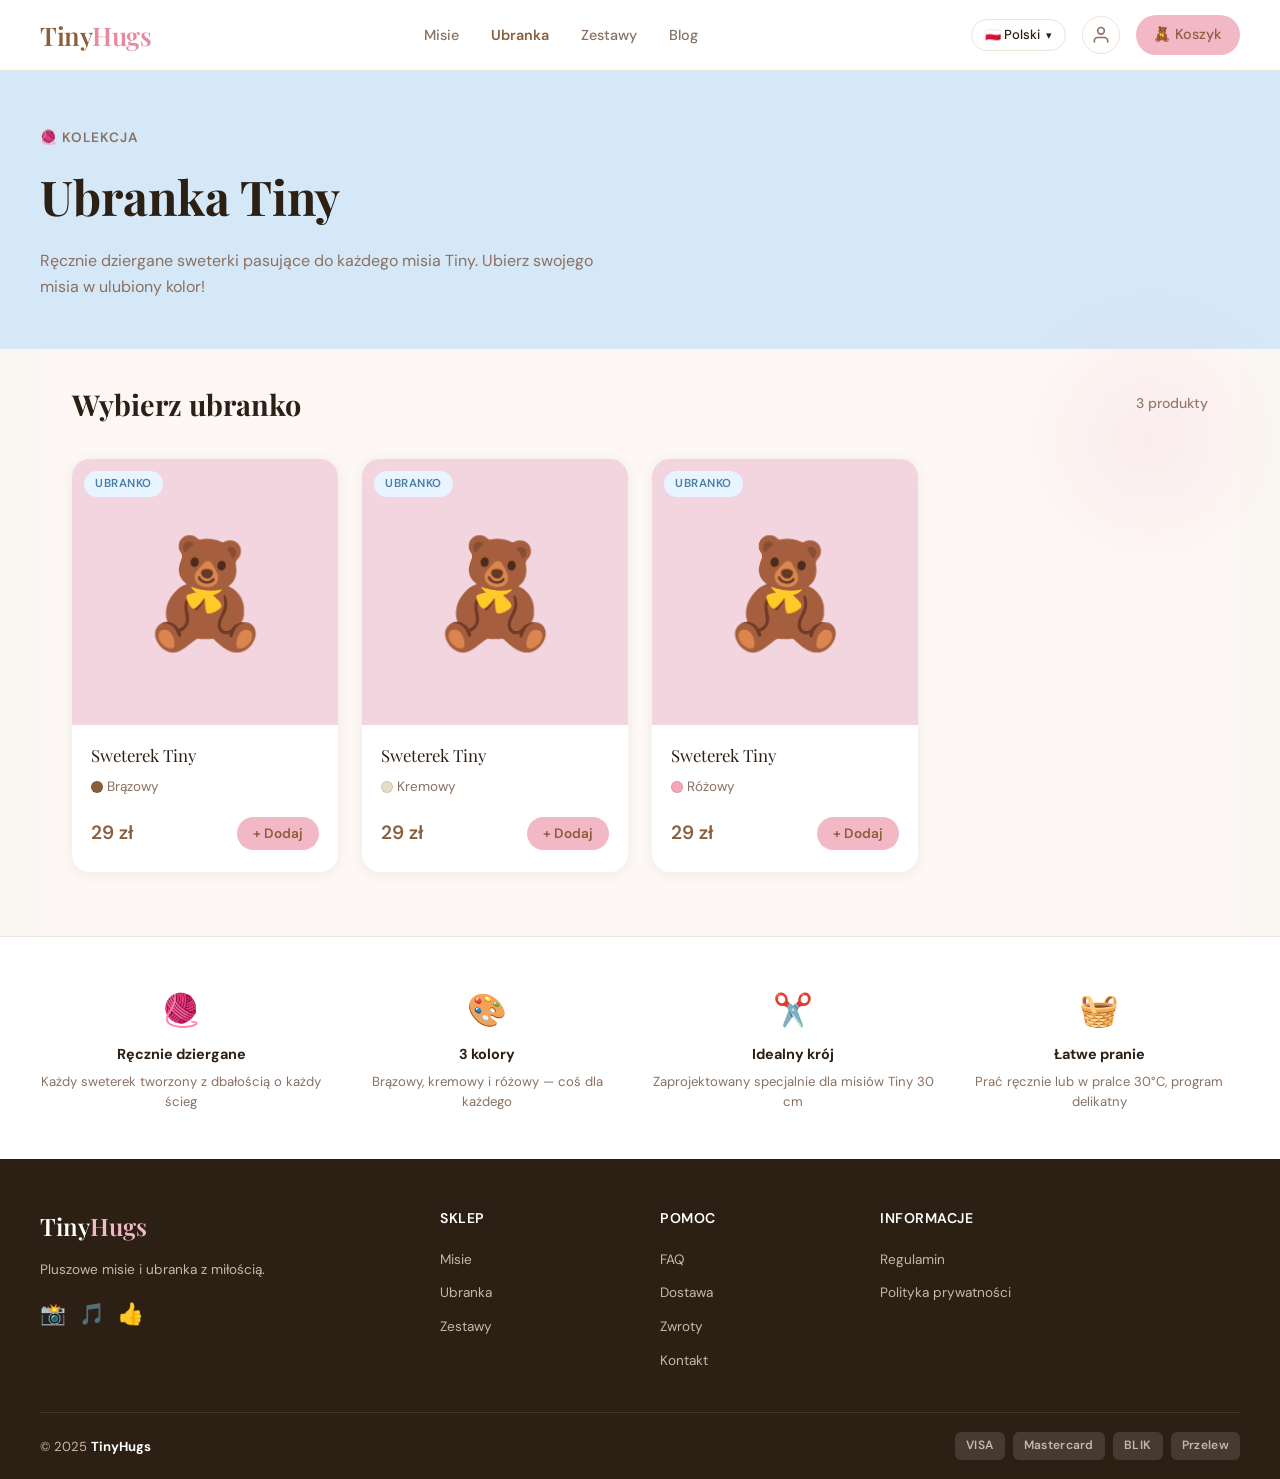
<file: ubranka.html>
<!DOCTYPE html>
<html lang="pl">
<head>
  <meta charset="UTF-8" />
  <meta name="viewport" content="width=device-width, initial-scale=1.0" />
  <title>Ubranka — TinyHugs</title>
  <meta name="description" content="Ręcznie dziergane sweterki dla misiów Tiny. Trzy kolory do wyboru." />
  <link rel="stylesheet" href="style.css" />
</head>
<body data-page="ubranka">
<div id="nav-placeholder"></div>

<section class="category-hero" style="--cat-color:#D5E8F7;">
  <div class="category-hero-inner">
    <div class="category-hero-text">
      <span class="category-eyebrow">🧶 Kolekcja</span>
      <h1>Ubranka Tiny</h1>
      <p>Ręcznie dziergane sweterki pasujące do każdego misia Tiny. Ubierz swojego misia w ulubiony kolor!</p>
    </div>
  </div>
</section>

<section class="products-section">
  <div class="section-header">
    <h2 class="section-title">Wybierz ubranko</h2>
    <span class="product-count" id="product-count"></span>
  </div>
  <div class="product-grid" id="product-grid"></div>
</section>

<section class="category-info">
  <div class="category-info-inner">
    <div class="category-info-item">
      <span>🧶</span>
      <strong>Ręcznie dziergane</strong>
      <p>Każdy sweterek tworzony z dbałością o każdy ścieg</p>
    </div>
    <div class="category-info-item">
      <span>🎨</span>
      <strong>3 kolory</strong>
      <p>Brązowy, kremowy i różowy — coś dla każdego</p>
    </div>
    <div class="category-info-item">
      <span>✂️</span>
      <strong>Idealny krój</strong>
      <p>Zaprojektowany specjalnie dla misiów Tiny 30 cm</p>
    </div>
    <div class="category-info-item">
      <span>🧺</span>
      <strong>Łatwe pranie</strong>
      <p>Prać ręcznie lub w pralce 30°C, program delikatny</p>
    </div>
  </div>
</section>

<footer class="footer-full">
  <div class="footer-inner">
    <div class="footer-col">
      <div class="footer-logo">Tiny<span>Hugs</span></div>
      <p class="footer-desc">Pluszowe misie i ubranka z miłością.</p>
      <div class="footer-social"><a href="#">📸</a><a href="#">🎵</a><a href="#">👍</a></div>
    </div>
    <div class="footer-col">
      <h4>Sklep</h4>
      <ul>
        <li><a href="misie.html">Misie</a></li>
        <li><a href="ubranka.html">Ubranka</a></li>
        <li><a href="zestawy.html">Zestawy</a></li>
      </ul>
    </div>
    <div class="footer-col">
      <h4>Pomoc</h4>
      <ul>
        <li><a href="faq.html">FAQ</a></li>
        <li><a href="dostawa.html">Dostawa</a></li>
        <li><a href="zwroty.html">Zwroty</a></li>
        <li><a href="kontakt.html">Kontakt</a></li>
      </ul>
    </div>
    <div class="footer-col">
      <h4>Informacje</h4>
      <ul>
        <li><a href="regulamin.html">Regulamin</a></li>
        <li><a href="polityka.html">Polityka prywatności</a></li>
      </ul>
    </div>
  </div>
  <div class="footer-bottom">
    <span>&copy; 2025 <strong>TinyHugs</strong></span>
    <div class="footer-payments">
      <span class="pay-badge">VISA</span>
      <span class="pay-badge">Mastercard</span>
      <span class="pay-badge">BLIK</span>
      <span class="pay-badge">Przelew</span>
    </div>
  </div>
</footer>

<script src="i18n.js"></script>
<script src="nav.js"></script>
<script src="products.js"></script>
<script src="cart.js"></script>
<script>
// === KOSZYK ===
function addToCart(id) {
  const KEY = "tinyhugs_cart";
  const cart = JSON.parse(localStorage.getItem(KEY) || "[]");
  const item = cart.find(i => i.id === id);
  if (item) item.quantity++;
  else cart.push({ id, quantity: 1 });
  localStorage.setItem(KEY, JSON.stringify(cart));
  const badge = document.getElementById("cart-badge");
  if (badge) {
    const count = cart.reduce((s, i) => s + i.quantity, 0);
    badge.textContent = count;
    badge.style.display = count > 0 ? "flex" : "none";
  }
  const p = (typeof getProductById === "function") ? getProductById(id) : null;
  if (p) {
    let toast = document.getElementById("cart-toast");
    if (!toast) { toast = document.createElement("div"); toast.id = "cart-toast"; document.body.appendChild(toast); }
    toast.textContent = "🧸 " + p.name + " " + p.variant + " dodano!";
    toast.classList.add("show");
    clearTimeout(toast._t);
    toast._t = setTimeout(() => toast.classList.remove("show"), 2500);
  }
}

function renderProducts() {
  const grid = document.getElementById("product-grid");
  const countEl = document.getElementById("product-count");
  if (!grid) return;
  const filtered = products.filter(p => p.category === "ubranko");
  if (countEl) countEl.textContent = filtered.length + " produkty";

  grid.innerHTML = filtered.map(p => `
    <div class="product-card">
      <div class="product-card-img">
        <img src="${p.image}" alt="${p.name} ${p.variant}" onerror="this.onerror=null;this.src='data:image/svg+xml,%3Csvg xmlns=\'http://www.w3.org/2000/svg\' width=\'200\' height=\'200\'%3E%3Crect width=\'200\' height=\'200\' fill=\'%23F2D5DF\'/%3E%3Ctext x=\'50%25\' y=\'50%25\' dominant-baseline=\'middle\' text-anchor=\'middle\' font-size=\'40\'%3E🧸%3C/text%3E%3C/svg%3E'"/>
        <span class="product-card-badge badge-ubranko">${t("clothes")}</span>
      </div>
      <div class="product-card-body">
        <div class="product-card-name">${p.name}</div>
        <div class="product-card-variant">
          <span class="color-dot" style="background:${p.color}"></span>${p.variant}
        </div>
        ${p.includes ? `<div class="product-card-includes">${p.includes.join(" + ")}</div>` : ""}
        <div class="product-card-footer">
          <span class="product-card-price">${formatPrice(p.price)}</span>
          <button class="add-to-cart-btn" data-add-id="${p.id}">${t("add")}</button>
        </div>
      </div>
    </div>`).join("");
}

document.addEventListener("DOMContentLoaded", () => {
  renderProducts();
  renderNav("ubranka");

  document.getElementById("product-grid").addEventListener("click", (e) => {
    const btn = e.target.closest("[data-add-id]");
    if (!btn) return;
    addToCart(btn.dataset.addId);
    const orig = btn.textContent;
    btn.textContent = "✓ Dodano";
    btn.classList.add("added");
    setTimeout(() => { btn.textContent = orig; btn.classList.remove("added"); }, 1400);
  });
});
</script>
</body>
</file>
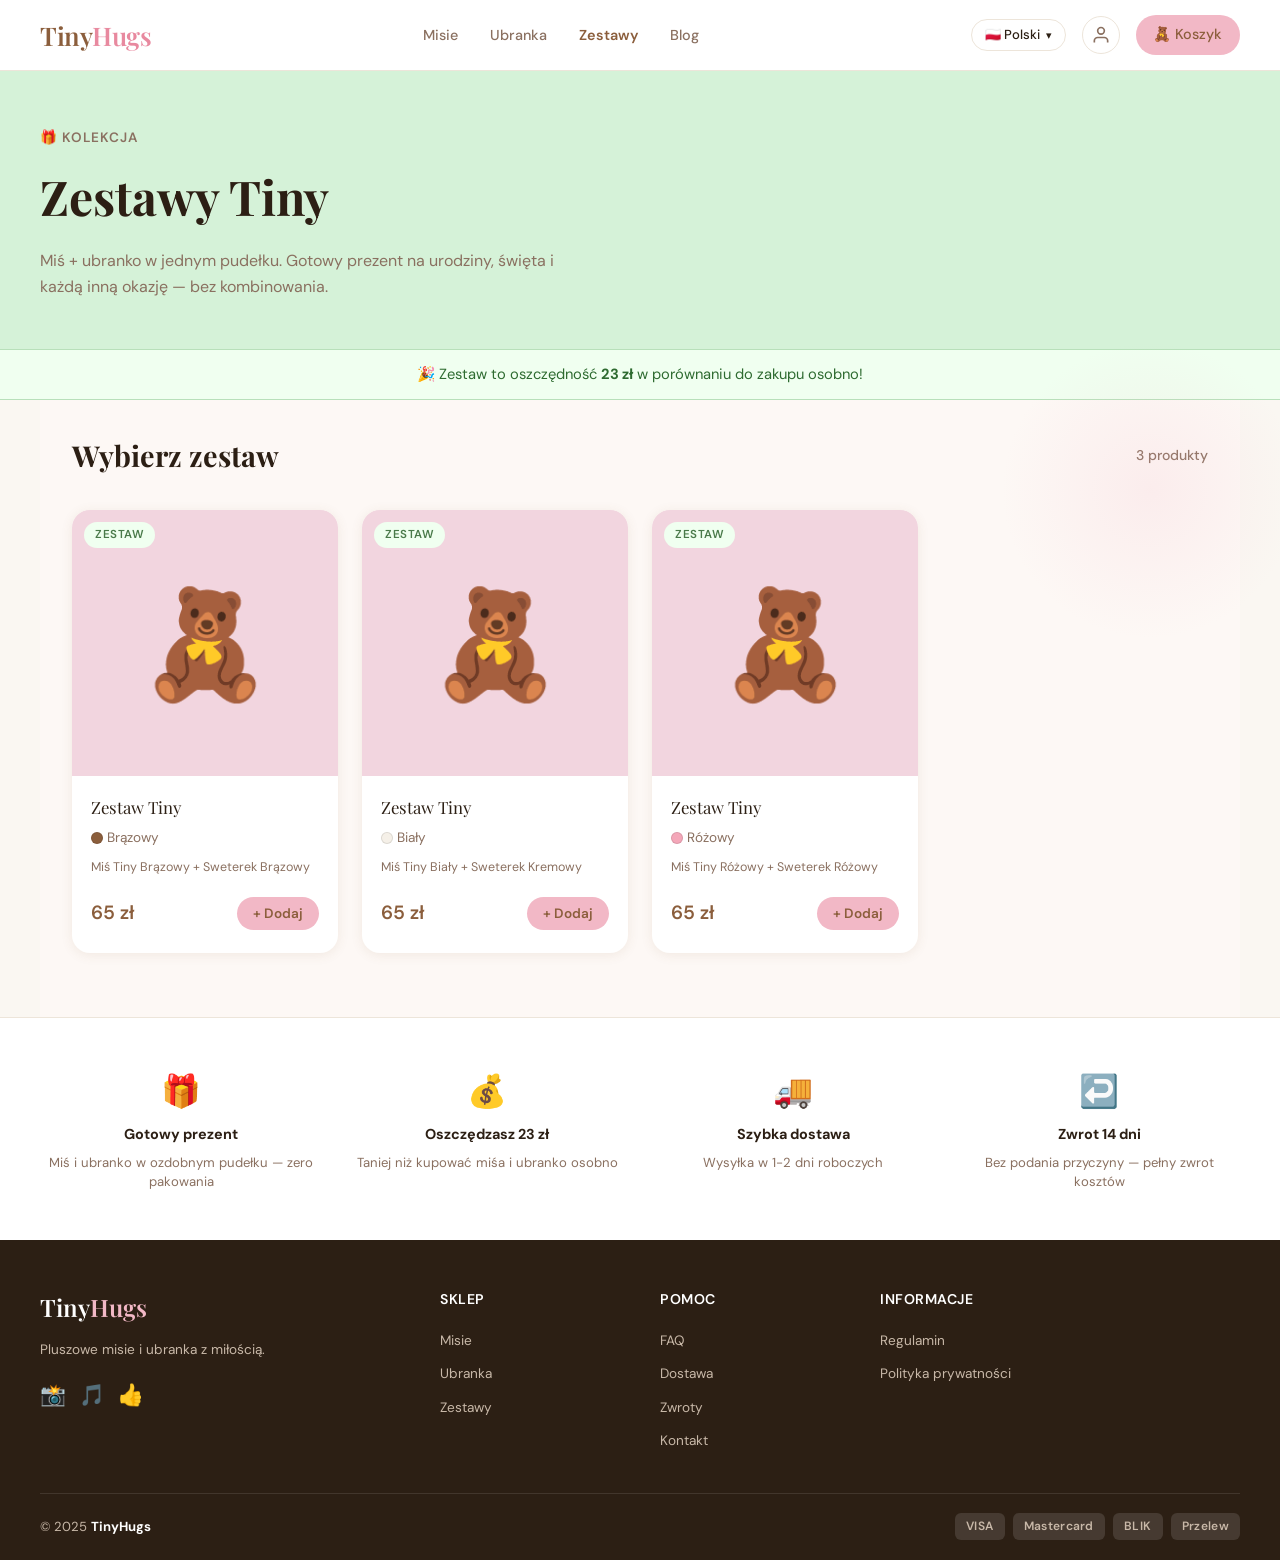
<file: zestawy.html>
<!DOCTYPE html>
<html lang="pl">
<head>
  <meta charset="UTF-8" />
  <meta name="viewport" content="width=device-width, initial-scale=1.0" />
  <title>Zestawy — TinyHugs</title>
  <meta name="description" content="Zestawy TinyHugs — miś i ubranko w jednym pudełku. Gotowy prezent na każdą okazję." />
  <link rel="stylesheet" href="style.css" />
</head>
<body data-page="zestawy">
<div id="nav-placeholder"></div>

<section class="category-hero" style="--cat-color:#D5F2D8;">
  <div class="category-hero-inner">
    <div class="category-hero-text">
      <span class="category-eyebrow">🎁 Kolekcja</span>
      <h1>Zestawy Tiny</h1>
      <p>Miś + ubranko w jednym pudełku. Gotowy prezent na urodziny, święta i każdą inną okazję — bez kombinowania.</p>
    </div>
  </div>
</section>

<div class="savings-banner">
  🎉 Zestaw to oszczędność <strong>23 zł</strong> w porównaniu do zakupu osobno!
</div>

<section class="products-section">
  <div class="section-header">
    <h2 class="section-title">Wybierz zestaw</h2>
    <span class="product-count" id="product-count"></span>
  </div>
  <div class="product-grid" id="product-grid"></div>
</section>

<section class="category-info">
  <div class="category-info-inner">
    <div class="category-info-item">
      <span>🎁</span>
      <strong>Gotowy prezent</strong>
      <p>Miś i ubranko w ozdobnym pudełku — zero pakowania</p>
    </div>
    <div class="category-info-item">
      <span>💰</span>
      <strong>Oszczędzasz 23 zł</strong>
      <p>Taniej niż kupować miśa i ubranko osobno</p>
    </div>
    <div class="category-info-item">
      <span>🚚</span>
      <strong>Szybka dostawa</strong>
      <p>Wysyłka w 1-2 dni roboczych</p>
    </div>
    <div class="category-info-item">
      <span>↩️</span>
      <strong>Zwrot 14 dni</strong>
      <p>Bez podania przyczyny — pełny zwrot kosztów</p>
    </div>
  </div>
</section>

<footer class="footer-full">
  <div class="footer-inner">
    <div class="footer-col">
      <div class="footer-logo">Tiny<span>Hugs</span></div>
      <p class="footer-desc">Pluszowe misie i ubranka z miłością.</p>
      <div class="footer-social"><a href="#">📸</a><a href="#">🎵</a><a href="#">👍</a></div>
    </div>
    <div class="footer-col">
      <h4>Sklep</h4>
      <ul>
        <li><a href="misie.html">Misie</a></li>
        <li><a href="ubranka.html">Ubranka</a></li>
        <li><a href="zestawy.html">Zestawy</a></li>
      </ul>
    </div>
    <div class="footer-col">
      <h4>Pomoc</h4>
      <ul>
        <li><a href="faq.html">FAQ</a></li>
        <li><a href="dostawa.html">Dostawa</a></li>
        <li><a href="zwroty.html">Zwroty</a></li>
        <li><a href="kontakt.html">Kontakt</a></li>
      </ul>
    </div>
    <div class="footer-col">
      <h4>Informacje</h4>
      <ul>
        <li><a href="regulamin.html">Regulamin</a></li>
        <li><a href="polityka.html">Polityka prywatności</a></li>
      </ul>
    </div>
  </div>
  <div class="footer-bottom">
    <span>&copy; 2025 <strong>TinyHugs</strong></span>
    <div class="footer-payments">
      <span class="pay-badge">VISA</span>
      <span class="pay-badge">Mastercard</span>
      <span class="pay-badge">BLIK</span>
      <span class="pay-badge">Przelew</span>
    </div>
  </div>
</footer>

<script src="i18n.js"></script>
<script src="nav.js"></script>
<script src="products.js"></script>
<script src="cart.js"></script>
<script>
// === KOSZYK ===
function addToCart(id) {
  const KEY = "tinyhugs_cart";
  const cart = JSON.parse(localStorage.getItem(KEY) || "[]");
  const item = cart.find(i => i.id === id);
  if (item) item.quantity++;
  else cart.push({ id, quantity: 1 });
  localStorage.setItem(KEY, JSON.stringify(cart));
  const badge = document.getElementById("cart-badge");
  if (badge) {
    const count = cart.reduce((s, i) => s + i.quantity, 0);
    badge.textContent = count;
    badge.style.display = count > 0 ? "flex" : "none";
  }
  const p = (typeof getProductById === "function") ? getProductById(id) : null;
  if (p) {
    let toast = document.getElementById("cart-toast");
    if (!toast) { toast = document.createElement("div"); toast.id = "cart-toast"; document.body.appendChild(toast); }
    toast.textContent = "🧸 " + p.name + " " + p.variant + " dodano!";
    toast.classList.add("show");
    clearTimeout(toast._t);
    toast._t = setTimeout(() => toast.classList.remove("show"), 2500);
  }
}

function renderProducts() {
  const grid = document.getElementById("product-grid");
  const countEl = document.getElementById("product-count");
  if (!grid) return;
  const filtered = products.filter(p => p.category === "zestaw");
  if (countEl) countEl.textContent = filtered.length + " produkty";

  grid.innerHTML = filtered.map(p => `
    <div class="product-card">
      <div class="product-card-img">
        <img src="${p.image}" alt="${p.name} ${p.variant}" onerror="this.onerror=null;this.src='data:image/svg+xml,%3Csvg xmlns=\'http://www.w3.org/2000/svg\' width=\'200\' height=\'200\'%3E%3Crect width=\'200\' height=\'200\' fill=\'%23F2D5DF\'/%3E%3Ctext x=\'50%25\' y=\'50%25\' dominant-baseline=\'middle\' text-anchor=\'middle\' font-size=\'40\'%3E🧸%3C/text%3E%3C/svg%3E'"/>
        <span class="product-card-badge badge-zestaw">${t("set")}</span>
      </div>
      <div class="product-card-body">
        <div class="product-card-name">${p.name}</div>
        <div class="product-card-variant">
          <span class="color-dot" style="background:${p.color}"></span>${p.variant}
        </div>
        ${p.includes ? `<div class="product-card-includes">${p.includes.join(" + ")}</div>` : ""}
        <div class="product-card-footer">
          <span class="product-card-price">${formatPrice(p.price)}</span>
          <button class="add-to-cart-btn" data-add-id="${p.id}">${t("add")}</button>
        </div>
      </div>
    </div>`).join("");
}

document.addEventListener("DOMContentLoaded", () => {
  renderProducts();
  renderNav("zestawy");

  document.getElementById("product-grid").addEventListener("click", (e) => {
    const btn = e.target.closest("[data-add-id]");
    if (!btn) return;
    addToCart(btn.dataset.addId);
    const orig = btn.textContent;
    btn.textContent = "✓ Dodano";
    btn.classList.add("added");
    setTimeout(() => { btn.textContent = orig; btn.classList.remove("added"); }, 1400);
  });
});
</script>
</body>
</file>
<file: style.css>
/* =====================
   TINYHUGS - style.css
   ===================== */

@import url('https://fonts.googleapis.com/css2?family=Playfair+Display:wght@400;600&family=DM+Sans:wght@300;400;500&display=swap');

/* === ZMIENNE === */
:root {
  --cream:     #FAF7F2;
  --warm-white:#FFFFFF;
  --blush:     #F2B8C6;
  --blush-dark:#E8899F;
  --brown:     #8B5E3C;
  --brown-light:#C49A72;
  --text:      #2C1F14;
  --text-muted:#8A7060;
  --border:    #EDE5DA;
  --shadow:    rgba(139, 94, 60, 0.10);

  --font-display: 'Playfair Display', serif;
  --font-body:    'DM Sans', sans-serif;

  --radius: 18px;
  --radius-sm: 10px;
}

/* === RESET === */
*, *::before, *::after { box-sizing: border-box; margin: 0; padding: 0; }
html { scroll-behavior: smooth; }
body {
  font-family: var(--font-body);
  background: var(--cream);
  color: var(--text);
  min-height: 100vh;
  font-size: 16px;
  line-height: 1.6;
}

img { max-width: 100%; display: block; }
a { text-decoration: none; color: inherit; }
button { cursor: pointer; border: none; background: none; font-family: inherit; }

/* === NAWIGACJA === */
nav {
  background: var(--warm-white);
  border-bottom: 1px solid var(--border);
  position: sticky;
  top: 0;
  z-index: 100;
  padding: 0 2rem;
}

.nav-inner {
  max-width: 1200px;
  margin: 0 auto;
  display: flex;
  align-items: center;
  justify-content: space-between;
  height: 70px;
}

.nav-logo {
  font-family: var(--font-display);
  font-size: 1.6rem;
  font-weight: 600;
  color: var(--brown);
  letter-spacing: -0.5px;
}

.nav-logo span {
  color: var(--blush-dark);
}

.nav-links {
  display: flex;
  gap: 2rem;
  list-style: none;
}

.nav-links a {
  font-size: 0.9rem;
  font-weight: 500;
  color: var(--text-muted);
  transition: color 0.2s;
}

.nav-links a:hover { color: var(--brown); }

.nav-actions {
  display: flex;
  align-items: center;
  gap: 1rem;
}

.cart-btn {
  position: relative;
  display: flex;
  align-items: center;
  gap: 0.5rem;
  background: var(--blush);
  color: var(--brown);
  padding: 0.5rem 1.1rem;
  border-radius: 50px;
  font-size: 0.9rem;
  font-weight: 500;
  transition: background 0.2s, transform 0.15s;
}

.cart-btn:hover { background: var(--blush-dark); color: #fff; transform: scale(1.03); }

#cart-badge {
  position: absolute;
  top: -6px;
  right: -6px;
  background: var(--brown);
  color: #fff;
  font-size: 0.7rem;
  font-weight: 700;
  width: 20px;
  height: 20px;
  border-radius: 50%;
  display: none;
  align-items: center;
  justify-content: center;
}

/* === HERO === */
.hero {
  max-width: 1200px;
  margin: 3rem auto 0;
  padding: 0 2rem 3rem;
  display: grid;
  grid-template-columns: 1fr 1fr;
  gap: 3rem;
  align-items: center;
}

.hero-text h1 {
  font-family: var(--font-display);
  font-size: clamp(2.2rem, 4vw, 3.2rem);
  line-height: 1.2;
  color: var(--text);
  margin-bottom: 1rem;
}

.hero-text h1 em {
  font-style: normal;
  color: var(--blush-dark);
}

.hero-text p {
  color: var(--text-muted);
  font-size: 1.05rem;
  margin-bottom: 2rem;
  max-width: 400px;
}

.btn-primary {
  display: inline-flex;
  align-items: center;
  gap: 0.5rem;
  background: var(--brown);
  color: #fff;
  padding: 0.85rem 2rem;
  border-radius: 50px;
  font-size: 0.95rem;
  font-weight: 500;
  transition: background 0.2s, transform 0.15s;
}

.btn-primary:hover { background: var(--blush-dark); transform: translateY(-2px); }

.hero-img {
  border-radius: var(--radius);
  overflow: hidden;
  aspect-ratio: 4/3;
  background: var(--border);
}

.hero-img img {
  width: 100%;
  height: 100%;
  object-fit: cover;
}

/* === SEKCJA PRODUKTÓW === */
.products-section {
  max-width: 1200px;
  margin: 0 auto;
  padding: 2rem 2rem 4rem;
}

.section-header {
  display: flex;
  align-items: center;
  justify-content: space-between;
  margin-bottom: 2rem;
  flex-wrap: wrap;
  gap: 1rem;
}

.section-title {
  font-family: var(--font-display);
  font-size: 1.8rem;
  color: var(--text);
}

/* === FILTRY === */
.filters {
  display: flex;
  gap: 0.5rem;
  flex-wrap: wrap;
}

.filter-btn {
  padding: 0.45rem 1.1rem;
  border-radius: 50px;
  border: 1.5px solid var(--border);
  font-size: 0.85rem;
  font-weight: 500;
  color: var(--text-muted);
  background: var(--warm-white);
  transition: all 0.2s;
}

.filter-btn:hover, .filter-btn.active {
  background: var(--brown);
  border-color: var(--brown);
  color: #fff;
}

/* === SIATKA PRODUKTÓW === */
.product-grid {
  display: grid;
  grid-template-columns: repeat(auto-fill, minmax(240px, 1fr));
  gap: 1.5rem;
}

/* === KARTA PRODUKTU === */
.product-card {
  background: var(--warm-white);
  border-radius: var(--radius);
  overflow: hidden;
  box-shadow: 0 2px 12px var(--shadow);
  transition: transform 0.25s, box-shadow 0.25s;
  display: flex;
  flex-direction: column;
}

.product-card:hover {
  transform: translateY(-5px);
  box-shadow: 0 8px 28px var(--shadow);
}

.product-card-img {
  aspect-ratio: 1/1;
  overflow: hidden;
  background: var(--cream);
  position: relative;
}

.product-card-img img {
  width: 100%;
  height: 100%;
  object-fit: cover;
  transition: transform 0.4s;
}

.product-card:hover .product-card-img img {
  transform: scale(1.05);
}

.product-card-badge {
  position: absolute;
  top: 12px;
  left: 12px;
  padding: 0.25rem 0.7rem;
  border-radius: 50px;
  font-size: 0.72rem;
  font-weight: 600;
  text-transform: uppercase;
  letter-spacing: 0.5px;
}

.badge-mis     { background: #FFF0E0; color: var(--brown); }
.badge-ubranko { background: #E8F4FF; color: #4A7FA5; }
.badge-zestaw  { background: #F0FFF0; color: #4A7A4A; }

.product-card-body {
  padding: 1.1rem 1.2rem 1.4rem;
  flex: 1;
  display: flex;
  flex-direction: column;
  gap: 0.4rem;
}

.product-card-name {
  font-family: var(--font-display);
  font-size: 1.05rem;
  color: var(--text);
}

.product-card-variant {
  font-size: 0.85rem;
  color: var(--text-muted);
}

.product-card-includes {
  font-size: 0.78rem;
  color: var(--text-muted);
  margin-top: 0.2rem;
}

.product-card-footer {
  display: flex;
  align-items: center;
  justify-content: space-between;
  margin-top: auto;
  padding-top: 0.8rem;
}

.product-card-price {
  font-size: 1.2rem;
  font-weight: 600;
  color: var(--brown);
}

.add-to-cart-btn {
  background: var(--blush);
  color: var(--brown);
  padding: 0.5rem 1rem;
  border-radius: 50px;
  font-size: 0.85rem;
  font-weight: 600;
  transition: background 0.2s, transform 0.15s;
  display: flex;
  align-items: center;
  gap: 0.3rem;
}

.add-to-cart-btn:hover {
  background: var(--blush-dark);
  color: #fff;
  transform: scale(1.04);
}

/* === COLOR DOT === */
.color-dot {
  display: inline-block;
  width: 12px;
  height: 12px;
  border-radius: 50%;
  border: 1.5px solid rgba(0,0,0,0.1);
  vertical-align: middle;
  margin-right: 4px;
}

/* === TOAST === */
#cart-toast {
  position: fixed;
  bottom: 2rem;
  left: 50%;
  transform: translateX(-50%) translateY(20px);
  background: var(--brown);
  color: #fff;
  padding: 0.8rem 1.6rem;
  border-radius: 50px;
  font-size: 0.9rem;
  font-weight: 500;
  opacity: 0;
  transition: all 0.3s;
  pointer-events: none;
  z-index: 999;
  white-space: nowrap;
}

#cart-toast.show {
  opacity: 1;
  transform: translateX(-50%) translateY(0);
}

/* === PASEK ZAUFANIA === */
.trust-bar {
  background: var(--warm-white);
  border-top: 1px solid var(--border);
  border-bottom: 1px solid var(--border);
  padding: 1.5rem 2rem;
}

.trust-inner {
  max-width: 1200px;
  margin: 0 auto;
  display: grid;
  grid-template-columns: repeat(4, 1fr);
  gap: 1rem;
}

.trust-item {
  display: flex;
  align-items: center;
  gap: 0.9rem;
}

.trust-icon { font-size: 1.6rem; flex-shrink: 0; }

.trust-text {
  display: flex;
  flex-direction: column;
  gap: 0.1rem;
}

.trust-text strong {
  font-size: 0.88rem;
  font-weight: 600;
  color: var(--text);
}

.trust-text span {
  font-size: 0.78rem;
  color: var(--text-muted);
}

/* === OPINIE === */
.reviews-section {
  background: var(--cream);
  padding: 4rem 2rem;
}

.reviews-inner {
  max-width: 1200px;
  margin: 0 auto;
}

.reviews-subtitle {
  text-align: center;
  color: var(--text-muted);
  font-size: 0.95rem;
  margin-bottom: 2.5rem;
}

.reviews-grid {
  display: grid;
  grid-template-columns: repeat(3, 1fr);
  gap: 1.5rem;
}

.review-card {
  background: var(--warm-white);
  border-radius: var(--radius);
  padding: 1.5rem;
  box-shadow: 0 2px 12px var(--shadow);
  display: flex;
  flex-direction: column;
  gap: 1rem;
}

.review-stars { color: #F5A623; font-size: 1rem; letter-spacing: 2px; }

.review-text {
  font-size: 0.9rem;
  color: var(--text);
  line-height: 1.65;
  flex: 1;
  font-style: italic;
}

.review-author {
  display: flex;
  align-items: center;
  gap: 0.8rem;
}

.review-avatar {
  width: 40px;
  height: 40px;
  border-radius: 50%;
  display: flex;
  align-items: center;
  justify-content: center;
  font-weight: 700;
  font-size: 1rem;
  color: var(--text);
  flex-shrink: 0;
}

.review-author strong { display: block; font-size: 0.88rem; color: var(--text); }
.review-author span   { font-size: 0.78rem; color: var(--text-muted); }

/* === BLOG === */
.blog-section {
  background: var(--warm-white);
  padding: 4rem 2rem;
}

.blog-inner { max-width: 1200px; margin: 0 auto; }

.blog-header {
  display: flex;
  align-items: center;
  justify-content: space-between;
  margin-bottom: 2rem;
}

.btn-outline {
  padding: 0.5rem 1.2rem;
  border-radius: 50px;
  border: 1.5px solid var(--brown);
  color: var(--brown);
  font-size: 0.88rem;
  font-weight: 500;
  transition: all 0.2s;
}

.btn-outline:hover { background: var(--brown); color: #fff; }

.blog-grid {
  display: grid;
  grid-template-columns: repeat(3, 1fr);
  gap: 1.5rem;
}

.blog-card {
  border-radius: var(--radius);
  overflow: hidden;
  background: var(--cream);
  box-shadow: 0 2px 10px var(--shadow);
  transition: transform 0.25s, box-shadow 0.25s;
  display: flex;
  flex-direction: column;
}

.blog-card:hover { transform: translateY(-4px); box-shadow: 0 8px 24px var(--shadow); }

.blog-card-img {
  aspect-ratio: 16/9;
  overflow: hidden;
  background: var(--border);
}

.blog-card-img img {
  width: 100%;
  height: 100%;
  object-fit: cover;
  transition: transform 0.4s;
}

.blog-card:hover .blog-card-img img { transform: scale(1.05); }

.blog-card-body {
  padding: 1.2rem;
  display: flex;
  flex-direction: column;
  gap: 0.5rem;
  flex: 1;
}

.blog-tag {
  font-size: 0.72rem;
  font-weight: 600;
  text-transform: uppercase;
  letter-spacing: 0.5px;
  color: var(--blush-dark);
  background: #FDE8EF;
  padding: 0.2rem 0.6rem;
  border-radius: 50px;
  width: fit-content;
}

.blog-card-body h3 {
  font-family: var(--font-display);
  font-size: 1rem;
  color: var(--text);
  line-height: 1.4;
}

.blog-card-body p {
  font-size: 0.85rem;
  color: var(--text-muted);
  line-height: 1.55;
  flex: 1;
}

.blog-date {
  font-size: 0.78rem;
  color: var(--text-muted);
  margin-top: auto;
}

/* === FOOTER PEŁNY === */
.footer-full {
  background: #2C1F14;
  color: #C8B8A8;
  padding: 3rem 2rem 0;
}

.footer-inner {
  max-width: 1200px;
  margin: 0 auto;
  display: grid;
  grid-template-columns: 2fr 1fr 1fr 2fr;
  gap: 2.5rem;
  padding-bottom: 2.5rem;
  border-bottom: 1px solid rgba(255,255,255,0.1);
}

.footer-logo {
  font-family: var(--font-display);
  font-size: 1.5rem;
  font-weight: 600;
  color: #fff;
  margin-bottom: 0.8rem;
}

.footer-logo span { color: var(--blush); }

.footer-desc {
  font-size: 0.85rem;
  line-height: 1.65;
  margin-bottom: 1rem;
}

.footer-social {
  display: flex;
  gap: 0.8rem;
  font-size: 1.3rem;
}

.footer-social a { transition: transform 0.2s; display: inline-block; }
.footer-social a:hover { transform: scale(1.2); }

.footer-col h4 {
  color: #fff;
  font-size: 0.88rem;
  font-weight: 600;
  text-transform: uppercase;
  letter-spacing: 0.5px;
  margin-bottom: 1rem;
}

.footer-col ul {
  list-style: none;
  display: flex;
  flex-direction: column;
  gap: 0.5rem;
}

.footer-col ul a {
  font-size: 0.85rem;
  color: #C8B8A8;
  transition: color 0.2s;
}

.footer-col ul a:hover { color: var(--blush); }

.footer-newsletter {
  margin-top: 1.5rem;
}

.footer-newsletter p {
  font-size: 0.85rem;
  margin-bottom: 0.7rem;
  line-height: 1.5;
}

.footer-newsletter strong { color: var(--blush); }

.newsletter-form {
  display: flex;
  gap: 0.5rem;
}

.newsletter-form input {
  flex: 1;
  padding: 0.6rem 0.9rem;
  border-radius: 50px;
  border: 1px solid rgba(255,255,255,0.2);
  background: rgba(255,255,255,0.08);
  color: #fff;
  font-size: 0.85rem;
  font-family: var(--font-body);
  outline: none;
}

.newsletter-form input::placeholder { color: #9A8A7A; }
.newsletter-form input:focus { border-color: var(--blush); }

.newsletter-form button {
  background: var(--blush-dark);
  color: #fff;
  padding: 0.6rem 1.1rem;
  border-radius: 50px;
  font-size: 0.85rem;
  font-weight: 600;
  transition: background 0.2s;
}

.newsletter-form button:hover { background: var(--blush); }

.footer-bottom {
  max-width: 1200px;
  margin: 0 auto;
  padding: 1.2rem 0;
  display: flex;
  align-items: center;
  justify-content: space-between;
  font-size: 0.82rem;
  flex-wrap: wrap;
  gap: 1rem;
}

.footer-bottom strong { color: #fff; }

.footer-payments {
  display: flex;
  gap: 0.5rem;
  flex-wrap: wrap;
}

.pay-badge {
  background: rgba(255,255,255,0.12);
  color: #C8B8A8;
  padding: 0.25rem 0.7rem;
  border-radius: 6px;
  font-size: 0.75rem;
  font-weight: 600;
  letter-spacing: 0.3px;
}

/* === RESPONSYWNOŚĆ NOWYCH SEKCJI === */
@media (max-width: 900px) {
  .trust-inner { grid-template-columns: repeat(2, 1fr); }
  .reviews-grid { grid-template-columns: 1fr; }
  .blog-grid { grid-template-columns: 1fr; }
  .footer-inner { grid-template-columns: 1fr 1fr; }
}

@media (max-width: 600px) {
  .trust-inner { grid-template-columns: 1fr; }
  .footer-inner { grid-template-columns: 1fr; }
  .footer-bottom { flex-direction: column; align-items: flex-start; }
}

/* === STRONY KATEGORII === */
.nav-active {
  color: var(--brown) !important;
  font-weight: 600 !important;
}

.category-hero {
  background: var(--cat-color, var(--cream));
  padding: 3.5rem 2rem 3rem;
}

.category-hero-inner {
  max-width: 1200px;
  margin: 0 auto;
}

.category-eyebrow {
  font-size: 0.85rem;
  font-weight: 600;
  text-transform: uppercase;
  letter-spacing: 1px;
  color: var(--text-muted);
  display: block;
  margin-bottom: 0.6rem;
}

.category-hero-text h1 {
  font-family: var(--font-display);
  font-size: clamp(2rem, 4vw, 3rem);
  color: var(--text);
  margin-bottom: 0.8rem;
}

.category-hero-text p {
  color: var(--text-muted);
  font-size: 1rem;
  max-width: 560px;
  line-height: 1.65;
}

.product-count {
  font-size: 0.88rem;
  color: var(--text-muted);
  font-weight: 500;
}

/* === INFO SEKCJA POD PRODUKTAMI === */
.category-info {
  background: var(--warm-white);
  padding: 3rem 2rem;
  border-top: 1px solid var(--border);
}

.category-info-inner {
  max-width: 1200px;
  margin: 0 auto;
  display: grid;
  grid-template-columns: repeat(4, 1fr);
  gap: 1.5rem;
}

.category-info-item {
  text-align: center;
  display: flex;
  flex-direction: column;
  align-items: center;
  gap: 0.4rem;
}

.category-info-item span { font-size: 2rem; }
.category-info-item strong { font-size: 0.9rem; color: var(--text); }
.category-info-item p { font-size: 0.82rem; color: var(--text-muted); line-height: 1.5; }

/* === BANER OSZCZĘDNOŚCI (zestawy) === */
.savings-banner {
  background: #F0FFF0;
  border-top: 1px solid #B8E0BA;
  border-bottom: 1px solid #B8E0BA;
  text-align: center;
  padding: 0.8rem 2rem;
  font-size: 0.92rem;
  color: #2E6B30;
}

.savings-banner strong { font-weight: 700; }

@media (max-width: 768px) {
  .category-info-inner { grid-template-columns: repeat(2, 1fr); }
  .category-hero { padding: 2rem 1rem; }
}

@media (max-width: 480px) {
  .category-info-inner { grid-template-columns: 1fr; }
}

/* === FOOTER (stary — nadpisany) === */
footer strong { color: var(--brown); }

/* === PUSTE STANY === */
.empty-state {
  text-align: center;
  padding: 4rem 2rem;
  color: var(--text-muted);
}

.empty-state .emoji { font-size: 3rem; margin-bottom: 1rem; }
.empty-state h3 { font-family: var(--font-display); font-size: 1.4rem; color: var(--text); margin-bottom: 0.5rem; }

/* === RESPONSYWNOŚĆ === */
@media (max-width: 768px) {
  nav { padding: 0 1rem; }
  .nav-links { display: none; }

  .hero {
    grid-template-columns: 1fr;
    margin-top: 1.5rem;
    padding: 0 1rem 2rem;
    gap: 1.5rem;
  }
  .hero-img { order: -1; }

  .products-section { padding: 1rem 1rem 3rem; }

  .product-grid {
    grid-template-columns: repeat(auto-fill, minmax(160px, 1fr));
    gap: 1rem;
  }
}

@media (prefers-reduced-motion: reduce) {
  *, *::before, *::after { transition: none !important; animation: none !important; }
}

/* === SELEKTOR JĘZYKA === */
.lang-selector {
  position: relative;
}

.lang-btn {
  display: flex;
  align-items: center;
  gap: 0.4rem;
  padding: 0.4rem 0.8rem;
  border-radius: 50px;
  border: 1.5px solid var(--border);
  background: var(--warm-white);
  font-size: 0.82rem;
  font-weight: 500;
  color: var(--text);
  cursor: pointer;
  transition: border-color 0.2s;
  white-space: nowrap;
}

.lang-btn:hover, .lang-selector.open .lang-btn {
  border-color: var(--brown);
  color: var(--brown);
}

.lang-arrow { font-size: 0.7rem; transition: transform 0.2s; }
.lang-selector.open .lang-arrow { transform: rotate(180deg); }

.lang-dropdown {
  position: absolute;
  top: calc(100% + 8px);
  right: 0;
  background: var(--warm-white);
  border: 1.5px solid var(--border);
  border-radius: var(--radius-sm);
  box-shadow: 0 8px 30px rgba(0,0,0,0.12);
  min-width: 180px;
  max-height: 320px;
  overflow-y: auto;
  display: none;
  z-index: 200;
}

.lang-dropdown.open { display: block; }

.lang-dropdown ul { list-style: none; padding: 0.4rem 0; }

.lang-option {
  display: flex;
  align-items: center;
  gap: 0.6rem;
  width: 100%;
  padding: 0.5rem 1rem;
  font-size: 0.85rem;
  color: var(--text);
  background: none;
  border: none;
  cursor: pointer;
  text-align: left;
  transition: background 0.15s;
}

.lang-option:hover { background: var(--cream); }
.lang-option-active { color: var(--brown); font-weight: 600; }

/* === IKONA LOGOWANIA === */
.nav-icon-btn {
  display: flex;
  align-items: center;
  justify-content: center;
  width: 38px;
  height: 38px;
  border-radius: 50%;
  border: 1.5px solid var(--border);
  color: var(--text-muted);
  transition: all 0.2s;
}

.nav-icon-btn:hover {
  border-color: var(--brown);
  color: var(--brown);
  background: var(--cream);
}

/* =============================================
   REDESIGN — tła sekcji, animacje, efekty
   ============================================= */

/* Różne tła sekcji */
.hero            { background: #FFFFFF; }
.products-section{ background: #FDF8F5; }
.trust-bar       { background: #FFFFFF; }
.reviews-section { background: linear-gradient(135deg, #FFF5F8 0%, #FFF8F0 100%); }
.blog-section    { background: #FFFFFF; }

/* Separator między sekcjami */
.trust-bar,
.products-section,
.reviews-section,
.blog-section {
  position: relative;
}

/* Floating shapes - dekoracje tła */
.products-section::before {
  content: '';
  position: absolute;
  top: -60px; right: -60px;
  width: 300px; height: 300px;
  background: radial-gradient(circle, rgba(242,184,198,0.18) 0%, transparent 70%);
  border-radius: 50%;
  pointer-events: none;
}
.reviews-section::before {
  content: '';
  position: absolute;
  bottom: -80px; left: -80px;
  width: 400px; height: 400px;
  background: radial-gradient(circle, rgba(139,94,60,0.08) 0%, transparent 70%);
  border-radius: 50%;
  pointer-events: none;
}

/* Scroll reveal animacja */
.reveal {
  opacity: 0;
  transform: translateY(30px);
  transition: opacity 0.6s cubic-bezier(.4,0,.2,1), transform 0.6s cubic-bezier(.4,0,.2,1);
}
.reveal.visible {
  opacity: 1;
  transform: translateY(0);
}
.reveal-delay-1 { transition-delay: 0.1s; }
.reveal-delay-2 { transition-delay: 0.2s; }
.reveal-delay-3 { transition-delay: 0.3s; }

/* Karta produktu - ulepszony hover */
.product-card {
  transition: transform 0.3s cubic-bezier(.4,0,.2,1), box-shadow 0.3s cubic-bezier(.4,0,.2,1);
}
.product-card:hover {
  transform: translateY(-8px) scale(1.01);
  box-shadow: 0 16px 40px rgba(139,94,60,0.15);
}

/* Efekt dodania do koszyka */
@keyframes cartBounce {
  0%   { transform: scale(1); }
  30%  { transform: scale(1.35); }
  50%  { transform: scale(0.9); }
  70%  { transform: scale(1.15); }
  100% { transform: scale(1); }
}
@keyframes flyToCart {
  0%   { opacity: 1; transform: translate(0,0) scale(1); }
  100% { opacity: 0; transform: translate(var(--fly-x), var(--fly-y)) scale(0.2); }
}
@keyframes addPulse {
  0%   { box-shadow: 0 0 0 0 rgba(232,137,159,0.6); }
  70%  { box-shadow: 0 0 0 12px rgba(232,137,159,0); }
  100% { box-shadow: 0 0 0 0 rgba(232,137,159,0); }
}

.cart-btn.bounce { animation: cartBounce 0.5s cubic-bezier(.4,0,.2,1); }
.add-to-cart-btn.added {
  background: var(--brown) !important;
  color: #fff !important;
  animation: addPulse 0.5s ease;
}

/* Latający przedmiot do koszyka */
.fly-item {
  position: fixed;
  width: 40px; height: 40px;
  border-radius: 50%;
  background: var(--blush);
  display: flex; align-items: center; justify-content: center;
  font-size: 1.2rem;
  pointer-events: none;
  z-index: 9999;
  animation: flyToCart 0.6s cubic-bezier(.4,0,.2,1) forwards;
}

/* Toast ulepszony */
#cart-toast {
  background: linear-gradient(135deg, var(--brown), #a0724a);
  box-shadow: 0 8px 24px rgba(139,94,60,0.4);
  border-radius: 50px;
  display: flex;
  align-items: center;
  gap: 0.5rem;
  font-weight: 500;
}
#cart-toast::before {
  content: '✓';
  width: 20px; height: 20px;
  background: rgba(255,255,255,0.25);
  border-radius: 50%;
  display: flex; align-items: center; justify-content: center;
  font-size: 0.75rem;
  font-weight: 700;
  flex-shrink: 0;
}

/* =============================================
   KOSZYK - REDESIGN
   ============================================= */
.cart-page {
  max-width: 980px;
  margin: 2rem auto;
  padding: 0 2rem 4rem;
}
.cart-page h1 {
  font-family: var(--font-display);
  font-size: 2rem;
  margin-bottom: 2rem;
  display: flex;
  align-items: center;
  gap: 0.5rem;
}
.cart-layout {
  display: grid;
  grid-template-columns: 1fr 340px;
  gap: 1.5rem;
  align-items: start;
}

/* Item w koszyku */
.cart-item {
  background: #fff;
  border-radius: 20px;
  padding: 1.2rem;
  display: flex;
  gap: 1.2rem;
  align-items: center;
  box-shadow: 0 2px 16px rgba(139,94,60,0.07);
  border: 1px solid rgba(237,229,218,0.6);
  transition: transform 0.2s, box-shadow 0.2s;
  animation: slideInCart 0.35s cubic-bezier(.4,0,.2,1) both;
}
@keyframes slideInCart {
  from { opacity: 0; transform: translateX(-20px); }
  to   { opacity: 1; transform: translateX(0); }
}
.cart-item:hover {
  transform: translateY(-2px);
  box-shadow: 0 6px 24px rgba(139,94,60,0.12);
}
.cart-items { display: flex; flex-direction: column; gap: 0.8rem; }

.cart-item-img {
  width: 85px; height: 85px;
  border-radius: 14px;
  overflow: hidden;
  background: var(--cream);
  flex-shrink: 0;
  box-shadow: 0 2px 8px rgba(0,0,0,0.08);
}
.cart-item-img img { width: 100%; height: 100%; object-fit: cover; }
.cart-item-info { flex: 1; }
.cart-item-name {
  font-family: var(--font-display);
  font-size: 1rem;
  color: var(--text);
  margin-bottom: 0.2rem;
}
.cart-item-variant { font-size: 0.82rem; color: var(--text-muted); }
.cart-item-price {
  font-size: 0.9rem;
  font-weight: 600;
  color: var(--brown);
  margin-top: 0.3rem;
}
.cart-item-actions {
  display: flex; align-items: center;
  gap: 0.4rem;
  margin-top: 0.6rem;
}
.qty-btn {
  width: 32px; height: 32px;
  border-radius: 50%;
  background: var(--cream);
  border: 1.5px solid var(--border);
  font-size: 1rem; font-weight: 700;
  color: var(--brown);
  display: flex; align-items: center; justify-content: center;
  transition: all 0.2s;
  cursor: pointer;
}
.qty-btn:hover { background: var(--blush); border-color: var(--blush-dark); color: #fff; transform: scale(1.1); }
.qty-value {
  font-size: 1rem; font-weight: 700;
  min-width: 28px; text-align: center;
  color: var(--text);
}
.remove-btn {
  margin-left: auto;
  font-size: 0.78rem;
  color: var(--text-muted);
  padding: 0.3rem 0.7rem;
  border-radius: 50px;
  border: 1.5px solid var(--border);
  background: none;
  cursor: pointer;
  transition: all 0.2s;
}
.remove-btn:hover { background: #fff0f0; border-color: #e88; color: #c44; }

/* Podsumowanie koszyka */
.cart-summary {
  background: #fff;
  border-radius: 20px;
  padding: 1.5rem;
  box-shadow: 0 4px 24px rgba(139,94,60,0.09);
  border: 1px solid rgba(237,229,218,0.6);
  position: sticky;
  top: 90px;
}
.cart-summary h2 {
  font-family: var(--font-display);
  font-size: 1.25rem;
  margin-bottom: 1.4rem;
  color: var(--text);
}
.summary-row {
  display: flex;
  justify-content: space-between;
  font-size: 0.9rem;
  color: var(--text-muted);
  margin-bottom: 0.65rem;
  align-items: center;
}
.summary-row.total {
  border-top: 2px solid var(--border);
  padding-top: 0.9rem;
  margin-top: 0.9rem;
  font-size: 1.15rem;
  font-weight: 700;
  color: var(--text);
}
.summary-row.total span:last-child { color: var(--brown); font-size: 1.25rem; }
.free-ship-bar {
  background: var(--cream);
  border-radius: 10px;
  padding: 0.7rem 0.9rem;
  margin-bottom: 1rem;
  font-size: 0.8rem;
  color: var(--text-muted);
}
.free-ship-progress {
  height: 5px;
  background: var(--border);
  border-radius: 50px;
  margin-top: 0.4rem;
  overflow: hidden;
}
.free-ship-fill {
  height: 100%;
  background: linear-gradient(90deg, var(--blush-dark), var(--brown));
  border-radius: 50px;
  transition: width 0.4s cubic-bezier(.4,0,.2,1);
}
.checkout-btn {
  display: block;
  width: 100%;
  background: linear-gradient(135deg, var(--brown) 0%, #a0724a 100%);
  color: #fff;
  padding: 0.95rem;
  border-radius: 14px;
  font-size: 1rem;
  font-weight: 700;
  text-align: center;
  margin-top: 1.1rem;
  transition: all 0.25s;
  box-shadow: 0 4px 18px rgba(139,94,60,0.3);
  letter-spacing: 0.2px;
}
.checkout-btn:hover { transform: translateY(-2px); box-shadow: 0 8px 28px rgba(139,94,60,0.4); }
.continue-btn {
  display: block;
  text-align: center;
  margin-top: 0.8rem;
  font-size: 0.85rem;
  color: var(--text-muted);
  transition: color 0.2s;
}
.continue-btn:hover { color: var(--brown); }
.empty-cart {
  text-align: center;
  padding: 5rem 2rem;
  grid-column: 1/-1;
}
.empty-cart .emoji { font-size: 4rem; margin-bottom: 1rem; }
.empty-cart h2 { font-family: var(--font-display); font-size: 1.6rem; color: var(--text); margin-bottom: 0.5rem; }
.empty-cart p { color: var(--text-muted); margin-bottom: 1.5rem; }

@media (max-width: 768px) {
  .cart-layout { grid-template-columns: 1fr; }
  .cart-summary { position: static; }
  .cart-page { padding: 0 1rem 3rem; }
}
</file>
